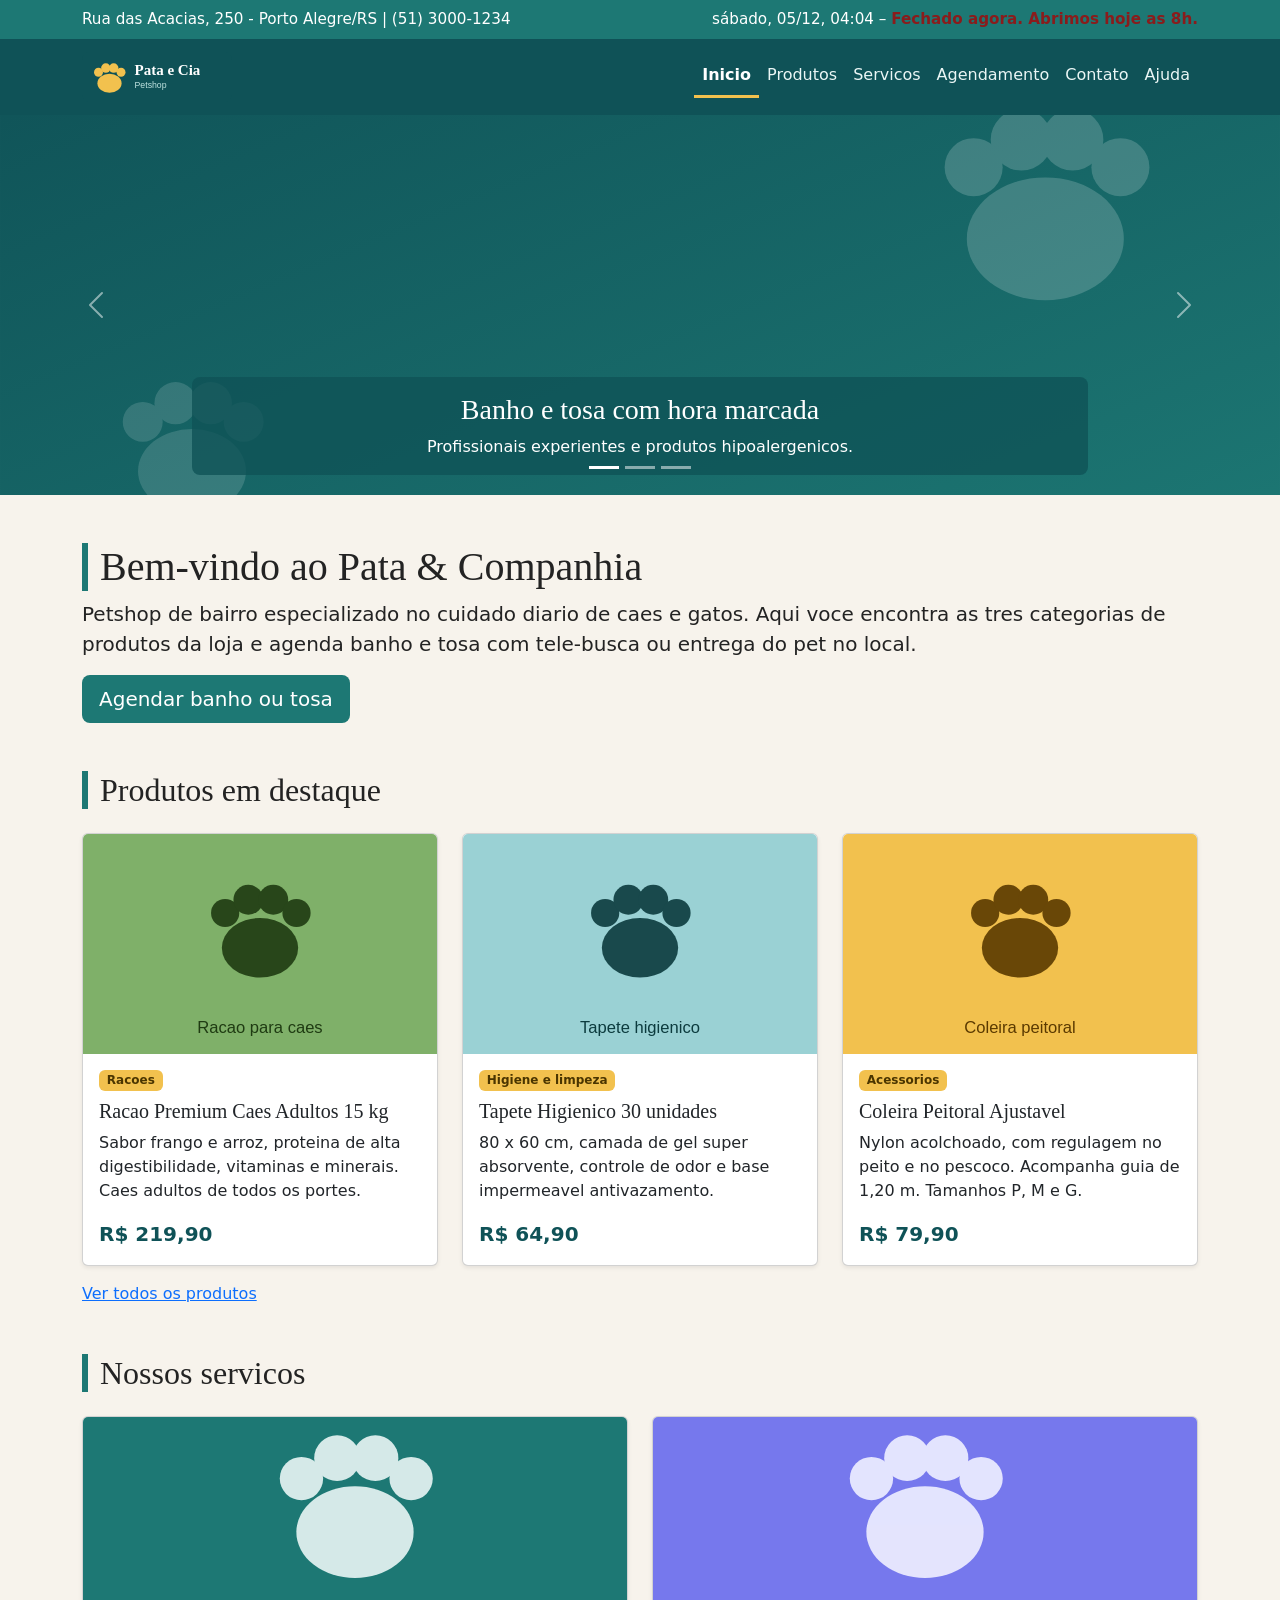
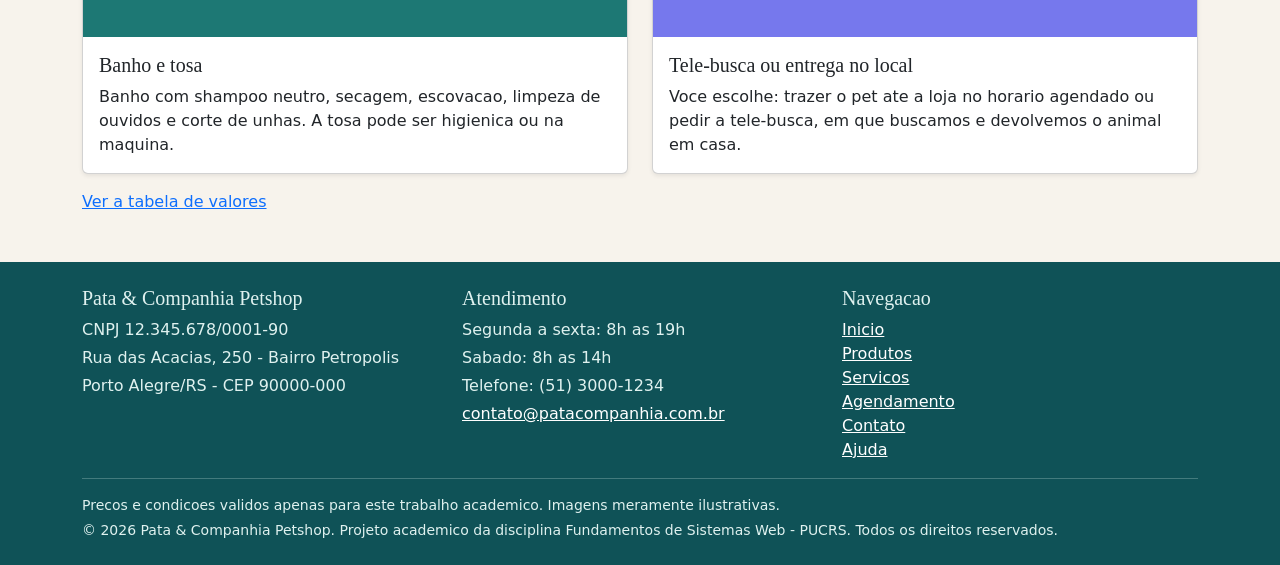
<file: index.html>
<!DOCTYPE html>
<html lang="pt-br">
<head>
  <meta charset="utf-8">
  <meta name="viewport" content="width=device-width, initial-scale=1">
  <title>Inicio | Pata &amp; Companhia Petshop</title>
  <meta name="description" content="Petshop com produtos, banho e tosa, tele-busca e agendamento on-line.">
  <link rel="stylesheet" href="https://cdn.jsdelivr.net/npm/bootstrap@5.3.3/dist/css/bootstrap.min.css">
  <link rel="stylesheet" href="css/estilo.css?v=2">
</head>
<body>

<!-- Acessibilidade: atalho para quem navega por teclado ou leitor de tela. -->
<a class="pular-conteudo" href="#conteudo">Pular para o conteudo principal</a>

<!-- Barra superior: relogio e situacao da loja atualizados por JavaScript. -->
<div class="barra-info py-2">
  <div class="container d-flex flex-wrap justify-content-between gap-2">
    <span>Rua das Acacias, 250 - Porto Alegre/RS | (51) 3000-1234</span>
    <span>
      <span data-relogio>Carregando horario...</span>
      &ndash;
      <span data-status-loja aria-live="polite">Verificando o expediente...</span>
    </span>
  </div>
</div>

<header>
  <nav class="navbar navbar-expand-lg navbar-petshop" aria-label="Menu principal">
    <div class="container">
      <a class="navbar-brand d-flex align-items-center gap-2" href="index.html">
        <img src="imagens/logo.svg" width="150" height="50"
             alt="Logotipo do petshop Pata e Companhia: uma pegada de cachorro amarela ao lado do nome da loja">
      </a>
      <button class="navbar-toggler" type="button" data-bs-toggle="collapse" data-bs-target="#menu"
              aria-controls="menu" aria-expanded="false" aria-label="Abrir e fechar o menu de navegacao">
        <span class="navbar-toggler-icon"></span>
      </button>
      <div class="collapse navbar-collapse" id="menu">
        <ul class="navbar-nav ms-auto">
          <li class="nav-item"><a class="nav-link" data-nav href="index.html">Inicio</a></li>
          <li class="nav-item"><a class="nav-link" data-nav href="produtos.html">Produtos</a></li>
          <li class="nav-item"><a class="nav-link" data-nav href="servicos.html">Servicos</a></li>
          <li class="nav-item"><a class="nav-link" data-nav href="agendamento.html">Agendamento</a></li>
          <li class="nav-item"><a class="nav-link" data-nav href="contato.html">Contato</a></li>
          <li class="nav-item"><a class="nav-link" data-nav href="ajuda.html">Ajuda</a></li>
        </ul>
      </div>
    </div>
  </nav>
</header>

<main id="conteudo">
  <!-- Carrossel do Bootstrap com troca automatica de imagens. -->
  <section class="container-fluid px-0" aria-label="Destaques do petshop">
    <div id="carrossel-petshop" class="carousel slide" data-bs-ride="carousel" data-bs-interval="6000">
      <div class="carousel-indicators">
      <button type="button" data-bs-target="#carrossel-petshop" data-bs-slide-to="0" class="active" aria-current="true" aria-label="Ir para o slide 1: Banho e tosa com hora marcada"></button>
      <button type="button" data-bs-target="#carrossel-petshop" data-bs-slide-to="1" class="" aria-label="Ir para o slide 2: Tele-busca ate a sua casa"></button>
      <button type="button" data-bs-target="#carrossel-petshop" data-bs-slide-to="2" class="" aria-label="Ir para o slide 3: Produtos para o dia a dia"></button>
      </div>
      <div class="carousel-inner">
      <div class="carousel-item active">
        <img src="imagens/banner-banho.svg" class="d-block w-100" alt="Equipe do petshop dando banho em um cachorro, com o titulo Banho e tosa">
        <div class="carousel-caption">
          <h2 class="h3">Banho e tosa com hora marcada</h2>
          <p class="mb-0">Profissionais experientes e produtos hipoalergenicos.</p>
        </div>
      </div>
      <div class="carousel-item">
        <img src="imagens/banner-telebusca.svg" class="d-block w-100" alt="Veiculo do petshop levando um pet para casa, com o titulo Tele-busca">
        <div class="carousel-caption">
          <h2 class="h3">Tele-busca ate a sua casa</h2>
          <p class="mb-0">Buscamos e devolvemos o seu pet em Porto Alegre.</p>
        </div>
      </div>
      <div class="carousel-item">
        <img src="imagens/banner-produtos.svg" class="d-block w-100" alt="Prateleira com racoes, acessorios e produtos de higiene, com o titulo Produtos">
        <div class="carousel-caption">
          <h2 class="h3">Produtos para o dia a dia</h2>
          <p class="mb-0">Acessorios, racoes e itens de higiene com entrega no bairro.</p>
        </div>
      </div>
      </div>
      <button class="carousel-control-prev" type="button" data-bs-target="#carrossel-petshop" data-bs-slide="prev">
        <span class="carousel-control-prev-icon" aria-hidden="true"></span>
        <span class="visually-hidden">Slide anterior</span>
      </button>
      <button class="carousel-control-next" type="button" data-bs-target="#carrossel-petshop" data-bs-slide="next">
        <span class="carousel-control-next-icon" aria-hidden="true"></span>
        <span class="visually-hidden">Proximo slide</span>
      </button>
    </div>
  </section>

  <section class="container my-5">
    <h1 class="secao-titulo">Bem-vindo ao Pata &amp; Companhia</h1>
    <p class="lead">
      Petshop de bairro especializado no cuidado diario de caes e gatos. Aqui voce
      encontra as tres categorias de produtos da loja e agenda banho e tosa com
      tele-busca ou entrega do pet no local.
    </p>
    <a class="btn btn-lg text-white" style="background-color: var(--verde);" href="agendamento.html">
      Agendar banho ou tosa
    </a>
  </section>

  <section class="container my-5">
    <h2 class="secao-titulo mb-4">Produtos em destaque</h2>
    <div class="row g-4">
        <div class="col-12 col-sm-6 col-lg-4" data-produto data-categoria="racoes" data-nome="Racao Premium Caes Adultos 15 kg">
          <article class="card card-produto h-100 shadow-sm">
            <img src="imagens/racao-caes.svg" class="card-img-top" alt="Pacote de racao seca premium para caes adultos, sabor frango e arroz, sobre fundo verde">
            <div class="card-body d-flex flex-column">
              <span class="badge selo-categoria align-self-start mb-2">Racoes</span>
              <h3 class="h5 card-title">Racao Premium Caes Adultos 15 kg</h3>
              <p class="card-text flex-grow-1">Sabor frango e arroz, proteina de alta digestibilidade, vitaminas e minerais. Caes adultos de todos os portes.</p>
              <p class="preco mb-0">R$ 219,90</p>
            </div>
          </article>
        </div>
        <div class="col-12 col-sm-6 col-lg-4" data-produto data-categoria="higiene" data-nome="Tapete Higienico 30 unidades">
          <article class="card card-produto h-100 shadow-sm">
            <img src="imagens/tapete-higienico.svg" class="card-img-top" alt="Pacote com trinta tapetes higienicos de 80 por 60 centimetros, sobre fundo azul claro">
            <div class="card-body d-flex flex-column">
              <span class="badge selo-categoria align-self-start mb-2">Higiene e limpeza</span>
              <h3 class="h5 card-title">Tapete Higienico 30 unidades</h3>
              <p class="card-text flex-grow-1">80 x 60 cm, camada de gel super absorvente, controle de odor e base impermeavel antivazamento.</p>
              <p class="preco mb-0">R$ 64,90</p>
            </div>
          </article>
        </div>
        <div class="col-12 col-sm-6 col-lg-4" data-produto data-categoria="acessorios" data-nome="Coleira Peitoral Ajustavel">
          <article class="card card-produto h-100 shadow-sm">
            <img src="imagens/coleira.svg" class="card-img-top" alt="Coleira peitoral de nylon acolchoado, com regulagem no peito e no pescoco, sobre fundo amarelo">
            <div class="card-body d-flex flex-column">
              <span class="badge selo-categoria align-self-start mb-2">Acessorios</span>
              <h3 class="h5 card-title">Coleira Peitoral Ajustavel</h3>
              <p class="card-text flex-grow-1">Nylon acolchoado, com regulagem no peito e no pescoco. Acompanha guia de 1,20 m. Tamanhos P, M e G.</p>
              <p class="preco mb-0">R$ 79,90</p>
            </div>
          </article>
        </div>
    </div>
    <p class="mt-3 mb-0"><a href="produtos.html">Ver todos os produtos</a></p>
  </section>

  <section class="container my-5">
    <h2 class="secao-titulo mb-4">Nossos servicos</h2>
    <div class="row g-4">
      <div class="col-md-6">
        <article class="card h-100 shadow-sm">
          <img src="imagens/banho-tosa.svg" class="card-img-top card-produto" style="height: 220px; object-fit: cover;"
               alt="Ilustracao de um cao recebendo banho e tosa no petshop">
          <div class="card-body">
            <h3 class="h5">Banho e tosa</h3>
            <p class="mb-0">
              Banho com shampoo neutro, secagem, escovacao, limpeza de ouvidos e corte
              de unhas. A tosa pode ser higienica ou na maquina.
            </p>
          </div>
        </article>
      </div>
      <div class="col-md-6">
        <article class="card h-100 shadow-sm">
          <img src="imagens/tele-busca.svg" class="card-img-top card-produto" style="height: 220px; object-fit: cover;"
               alt="Ilustracao do veiculo do petshop que faz a tele-busca do pet">
          <div class="card-body">
            <h3 class="h5">Tele-busca ou entrega no local</h3>
            <p class="mb-0">
              Voce escolhe: trazer o pet ate a loja no horario agendado ou pedir a
              tele-busca, em que buscamos e devolvemos o animal em casa.
            </p>
          </div>
        </article>
      </div>
    </div>
    <p class="mt-3 mb-0"><a href="servicos.html">Ver a tabela de valores</a></p>
  </section>
</main>

<footer class="rodape mt-5 py-4">
  <div class="container">
    <div class="row g-4">
      <div class="col-md-4">
        <h2 class="h5">Pata &amp; Companhia Petshop</h2>
        <p class="mb-1">CNPJ 12.345.678/0001-90</p>
        <p class="mb-1">Rua das Acacias, 250 - Bairro Petropolis</p>
        <p class="mb-0">Porto Alegre/RS - CEP 90000-000</p>
      </div>
      <div class="col-md-4">
        <h2 class="h5">Atendimento</h2>
        <p class="mb-1">Segunda a sexta: 8h as 19h</p>
        <p class="mb-1">Sabado: 8h as 14h</p>
        <p class="mb-1">Telefone: (51) 3000-1234</p>
        <p class="mb-0"><a href="mailto:contato@patacompanhia.com.br">contato@patacompanhia.com.br</a></p>
      </div>
      <div class="col-md-4">
        <h2 class="h5">Navegacao</h2>
        <ul class="list-unstyled mb-0">
          <li><a href="index.html">Inicio</a></li>
          <li><a href="produtos.html">Produtos</a></li>
          <li><a href="servicos.html">Servicos</a></li>
          <li><a href="agendamento.html">Agendamento</a></li>
          <li><a href="contato.html">Contato</a></li>
          <li><a href="ajuda.html">Ajuda</a></li>
        </ul>
      </div>
    </div>
    <hr>
    <p class="mb-1 small">Precos e condicoes validos apenas para este trabalho academico. Imagens meramente ilustrativas.</p>
    <p class="mb-0 small">&copy; <span data-ano>2026</span> Pata &amp; Companhia Petshop. Projeto academico da disciplina Fundamentos de Sistemas Web - PUCRS. Todos os direitos reservados.</p>
  </div>
</footer>

<script src="https://cdn.jsdelivr.net/npm/bootstrap@5.3.3/dist/js/bootstrap.bundle.min.js"></script>
<script src="js/comum.js?v=2"></script>

</body>
</html>
</file>
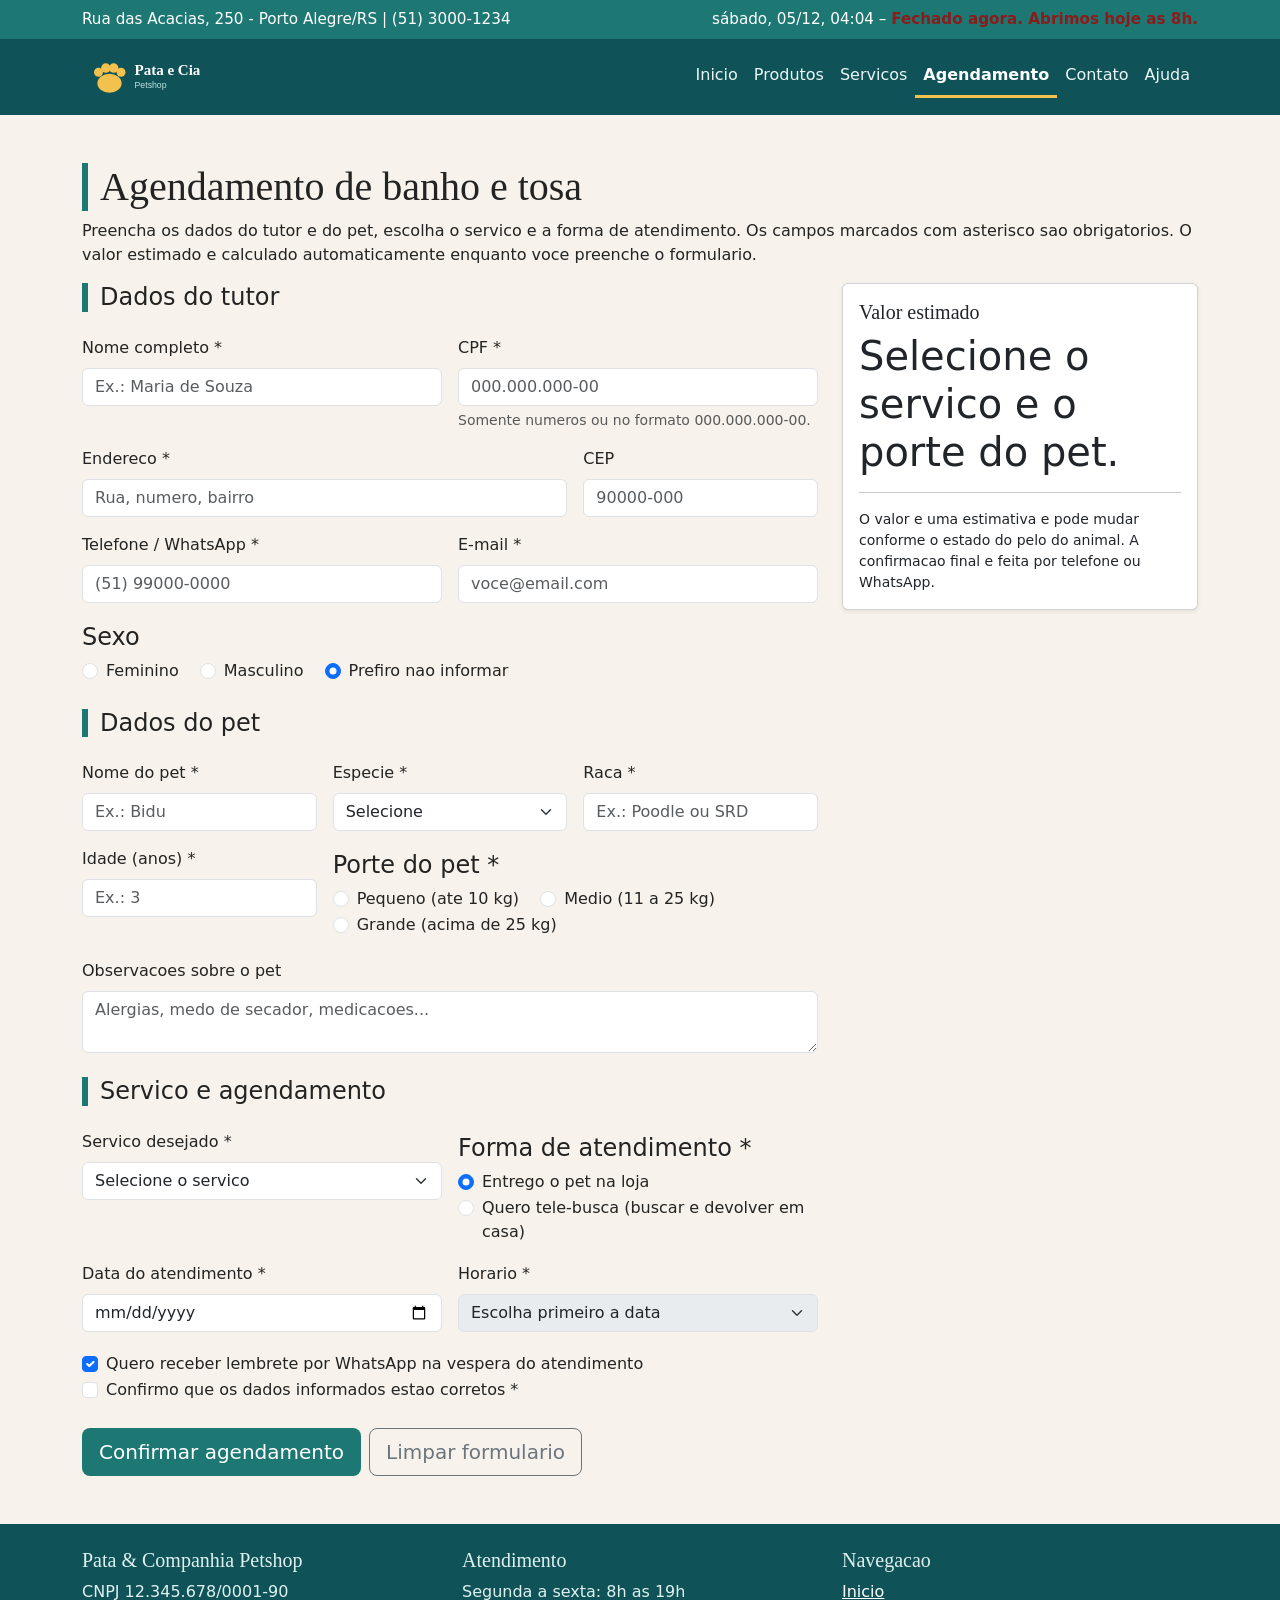
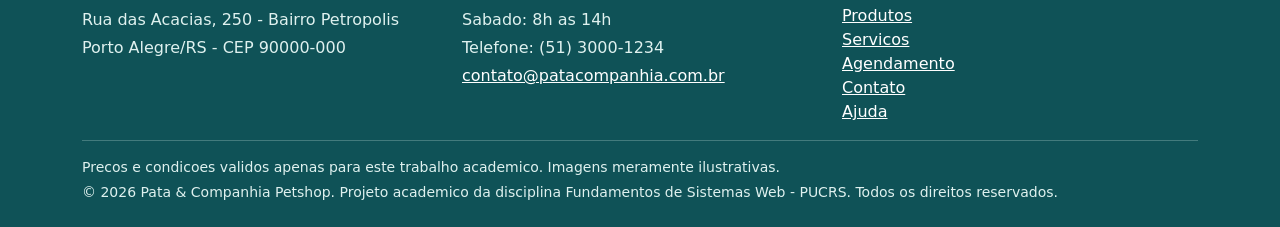
<file: agendamento.html>
<!DOCTYPE html>
<html lang="pt-br">
<head>
  <meta charset="utf-8">
  <meta name="viewport" content="width=device-width, initial-scale=1">
  <title>Agendamento | Pata &amp; Companhia Petshop</title>
  <meta name="description" content="Cadastro do cliente e do pet, escolha do servico e agendamento com tele-busca ou entrega na loja.">
  <link rel="stylesheet" href="https://cdn.jsdelivr.net/npm/bootstrap@5.3.3/dist/css/bootstrap.min.css">
  <link rel="stylesheet" href="css/estilo.css?v=2">
</head>
<body>

<!-- Acessibilidade: atalho para quem navega por teclado ou leitor de tela. -->
<a class="pular-conteudo" href="#conteudo">Pular para o conteudo principal</a>

<!-- Barra superior: relogio e situacao da loja atualizados por JavaScript. -->
<div class="barra-info py-2">
  <div class="container d-flex flex-wrap justify-content-between gap-2">
    <span>Rua das Acacias, 250 - Porto Alegre/RS | (51) 3000-1234</span>
    <span>
      <span data-relogio>Carregando horario...</span>
      &ndash;
      <span data-status-loja aria-live="polite">Verificando o expediente...</span>
    </span>
  </div>
</div>

<header>
  <nav class="navbar navbar-expand-lg navbar-petshop" aria-label="Menu principal">
    <div class="container">
      <a class="navbar-brand d-flex align-items-center gap-2" href="index.html">
        <img src="imagens/logo.svg" width="150" height="50"
             alt="Logotipo do petshop Pata e Companhia: uma pegada de cachorro amarela ao lado do nome da loja">
      </a>
      <button class="navbar-toggler" type="button" data-bs-toggle="collapse" data-bs-target="#menu"
              aria-controls="menu" aria-expanded="false" aria-label="Abrir e fechar o menu de navegacao">
        <span class="navbar-toggler-icon"></span>
      </button>
      <div class="collapse navbar-collapse" id="menu">
        <ul class="navbar-nav ms-auto">
          <li class="nav-item"><a class="nav-link" data-nav href="index.html">Inicio</a></li>
          <li class="nav-item"><a class="nav-link" data-nav href="produtos.html">Produtos</a></li>
          <li class="nav-item"><a class="nav-link" data-nav href="servicos.html">Servicos</a></li>
          <li class="nav-item"><a class="nav-link" data-nav href="agendamento.html">Agendamento</a></li>
          <li class="nav-item"><a class="nav-link" data-nav href="contato.html">Contato</a></li>
          <li class="nav-item"><a class="nav-link" data-nav href="ajuda.html">Ajuda</a></li>
        </ul>
      </div>
    </div>
  </nav>
</header>

<main id="conteudo">
  <section class="container my-5">
    <h1 class="secao-titulo">Agendamento de banho e tosa</h1>
    <p>
      Preencha os dados do tutor e do pet, escolha o servico e a forma de atendimento.
      Os campos marcados com asterisco sao obrigatorios. O valor estimado e calculado
      automaticamente enquanto voce preenche o formulario.
    </p>

    <div class="row g-4">
      <div class="col-lg-8">
        <!-- novalidate: a validacao visual fica a cargo do Bootstrap e do JavaScript. -->
        <form id="form-agendamento" class="needs-validation row g-3" novalidate>

          <fieldset class="col-12">
            <legend class="h4 secao-titulo">Dados do tutor</legend>
            <div class="row g-3">
              <div class="col-md-6">
                <label class="form-label" for="nome">Nome completo *</label>
                <input type="text" class="form-control" id="nome" name="nome"
                       placeholder="Ex.: Maria de Souza" required minlength="5">
                <div class="invalid-feedback">Informe o nome completo, com pelo menos 5 letras.</div>
              </div>
              <div class="col-md-6">
                <label class="form-label" for="cpf">CPF *</label>
                <input type="text" class="form-control" id="cpf" name="cpf"
                       placeholder="000.000.000-00" required
                       pattern="\d{3}\.?\d{3}\.?\d{3}-?\d{2}"
                       aria-describedby="ajuda-cpf">
                <div id="ajuda-cpf" class="form-text">Somente numeros ou no formato 000.000.000-00.</div>
                <div class="invalid-feedback">Informe um CPF valido, com 11 numeros.</div>
              </div>
              <div class="col-md-8">
                <label class="form-label" for="endereco">Endereco *</label>
                <input type="text" class="form-control" id="endereco" name="endereco"
                       placeholder="Rua, numero, bairro" required>
                <div class="invalid-feedback">Informe o endereco para a tele-busca ou o cadastro.</div>
              </div>
              <div class="col-md-4">
                <label class="form-label" for="cep">CEP</label>
                <input type="text" class="form-control" id="cep" name="cep" placeholder="90000-000">
              </div>
              <div class="col-md-6">
                <label class="form-label" for="telefone">Telefone / WhatsApp *</label>
                <input type="tel" class="form-control" id="telefone" name="telefone"
                       placeholder="(51) 99000-0000" required>
                <div class="invalid-feedback">Informe um telefone para contato.</div>
              </div>
              <div class="col-md-6">
                <label class="form-label" for="email">E-mail *</label>
                <input type="email" class="form-control" id="email" name="email"
                       placeholder="voce@email.com" required>
                <div class="invalid-feedback">Informe um e-mail valido, com @ e dominio.</div>
              </div>
              <fieldset class="col-12">
                <legend class="form-label mb-1">Sexo</legend>
                <div class="form-check form-check-inline">
                  <input class="form-check-input" type="radio" name="sexo" id="sexo-f" value="feminino">
                  <label class="form-check-label" for="sexo-f">Feminino</label>
                </div>
                <div class="form-check form-check-inline">
                  <input class="form-check-input" type="radio" name="sexo" id="sexo-m" value="masculino">
                  <label class="form-check-label" for="sexo-m">Masculino</label>
                </div>
                <div class="form-check form-check-inline">
                  <input class="form-check-input" type="radio" name="sexo" id="sexo-o" value="prefiro-nao-informar" checked>
                  <label class="form-check-label" for="sexo-o">Prefiro nao informar</label>
                </div>
              </fieldset>
            </div>
          </fieldset>

          <fieldset class="col-12 mt-4">
            <legend class="h4 secao-titulo">Dados do pet</legend>
            <div class="row g-3">
              <div class="col-md-4">
                <label class="form-label" for="pet">Nome do pet *</label>
                <input type="text" class="form-control" id="pet" name="pet" placeholder="Ex.: Bidu" required>
                <div class="invalid-feedback">Informe o nome do pet.</div>
              </div>
              <div class="col-md-4">
                <label class="form-label" for="especie">Especie *</label>
                <select class="form-select" id="especie" name="especie" required>
                  <option value="">Selecione</option>
                  <option value="cao">Cao</option>
                  <option value="gato">Gato</option>
                </select>
                <div class="invalid-feedback">Escolha a especie do pet.</div>
              </div>
              <div class="col-md-4">
                <label class="form-label" for="raca">Raca *</label>
                <input type="text" class="form-control" id="raca" name="raca"
                       placeholder="Ex.: Poodle ou SRD" required>
                <div class="invalid-feedback">Informe a raca ou escreva SRD.</div>
              </div>
              <div class="col-md-4">
                <label class="form-label" for="idade">Idade (anos) *</label>
                <input type="number" class="form-control" id="idade" name="idade"
                       min="0" max="30" step="1" placeholder="Ex.: 3" required>
                <div class="invalid-feedback">Informe a idade em anos, de 0 a 30.</div>
              </div>
              <fieldset class="col-md-8">
                <legend class="form-label mb-1">Porte do pet *</legend>
                <div class="form-check form-check-inline">
                  <input class="form-check-input" type="radio" name="porte" id="porte-p" value="pequeno" required>
                  <label class="form-check-label" for="porte-p">Pequeno (ate 10 kg)</label>
                </div>
                <div class="form-check form-check-inline">
                  <input class="form-check-input" type="radio" name="porte" id="porte-m" value="medio">
                  <label class="form-check-label" for="porte-m">Medio (11 a 25 kg)</label>
                </div>
                <div class="form-check form-check-inline">
                  <input class="form-check-input" type="radio" name="porte" id="porte-g" value="grande">
                  <label class="form-check-label" for="porte-g">Grande (acima de 25 kg)</label>
                </div>
                <div class="invalid-feedback d-block" data-erro-porte></div>
              </fieldset>
              <div class="col-12">
                <label class="form-label" for="observacoes">Observacoes sobre o pet</label>
                <textarea class="form-control" id="observacoes" name="observacoes" rows="2"
                          placeholder="Alergias, medo de secador, medicacoes..."></textarea>
              </div>
            </div>
          </fieldset>

          <fieldset class="col-12 mt-4">
            <legend class="h4 secao-titulo">Servico e agendamento</legend>
            <div class="row g-3">
              <div class="col-md-6">
                <label class="form-label" for="servico">Servico desejado *</label>
                <select class="form-select" id="servico" name="servico" required>
                  <option value="">Selecione o servico</option>
                  <option value="banho">Banho</option>
                  <option value="tosa">Tosa</option>
                  <option value="banho-tosa">Banho e tosa</option>
                </select>
                <div class="invalid-feedback">Escolha o servico desejado.</div>
              </div>
              <fieldset class="col-md-6">
                <legend class="form-label mb-1">Forma de atendimento *</legend>
                <div class="form-check">
                  <input class="form-check-input" type="radio" name="atendimento" id="atend-loja"
                         value="entrega-local" checked required>
                  <label class="form-check-label" for="atend-loja">Entrego o pet na loja</label>
                </div>
                <div class="form-check">
                  <input class="form-check-input" type="radio" name="atendimento" id="atend-tele" value="tele-busca">
                  <label class="form-check-label" for="atend-tele">Quero tele-busca (buscar e devolver em casa)</label>
                </div>
              </fieldset>
              <div class="col-md-6">
                <label class="form-label" for="data">Data do atendimento *</label>
                <input type="date" class="form-control" id="data" name="data" required
                       aria-describedby="aviso-data">
                <div id="aviso-data" class="form-text" data-aviso-data></div>
                <div class="invalid-feedback">Escolha uma data de segunda a sabado, dentro dos proximos 60 dias.</div>
              </div>
              <div class="col-md-6">
                <label class="form-label" for="hora">Horario *</label>
                <select class="form-select" id="hora" name="hora" required disabled>
                  <option value="">Escolha primeiro a data</option>
                </select>
                <div class="invalid-feedback">Escolha um horario disponivel.</div>
              </div>
              <div class="col-12">
                <div class="form-check">
                  <input class="form-check-input" type="checkbox" id="lembrete" name="lembrete" value="sim" checked>
                  <label class="form-check-label" for="lembrete">
                    Quero receber lembrete por WhatsApp na vespera do atendimento
                  </label>
                </div>
                <div class="form-check">
                  <input class="form-check-input" type="checkbox" id="termos" name="termos" value="sim" required>
                  <label class="form-check-label" for="termos">
                    Confirmo que os dados informados estao corretos *
                  </label>
                  <div class="invalid-feedback">E necessario confirmar os dados antes de agendar.</div>
                </div>
              </div>
            </div>
          </fieldset>

          <div class="col-12 mt-4 d-flex gap-2 flex-wrap">
            <button type="submit" class="btn btn-lg text-white" style="background-color: var(--verde);">
              Confirmar agendamento
            </button>
            <button type="reset" class="btn btn-lg btn-outline-secondary">Limpar formulario</button>
          </div>
        </form>
      </div>

      <div class="col-lg-4">
        <aside class="card shadow-sm sticky-lg-top" style="top: 1rem;" aria-label="Valor estimado do atendimento">
          <div class="card-body">
            <h2 class="h5">Valor estimado</h2>
            <p class="display-6 mb-1" data-valor-estimado aria-live="polite">Selecione o servico e o porte do pet.</p>
            <p class="text-muted" data-detalhe-valor></p>
            <hr>
            <p class="small mb-0">
              O valor e uma estimativa e pode mudar conforme o estado do pelo do animal.
              A confirmacao final e feita por telefone ou WhatsApp.
            </p>
          </div>
        </aside>
      </div>
    </div>

    <section id="resumo-agendamento" class="alert alert-success mt-4 d-none" role="status" tabindex="-1">
      <h2 class="h4">Agendamento registrado</h2>
      <p>Guarde o numero de protocolo. Nossa equipe confirma o horario em ate 2 horas uteis.</p>
      <ul class="list-group list-group-flush" data-corpo-resumo></ul>
    </section>
  </section>
</main>

<footer class="rodape mt-5 py-4">
  <div class="container">
    <div class="row g-4">
      <div class="col-md-4">
        <h2 class="h5">Pata &amp; Companhia Petshop</h2>
        <p class="mb-1">CNPJ 12.345.678/0001-90</p>
        <p class="mb-1">Rua das Acacias, 250 - Bairro Petropolis</p>
        <p class="mb-0">Porto Alegre/RS - CEP 90000-000</p>
      </div>
      <div class="col-md-4">
        <h2 class="h5">Atendimento</h2>
        <p class="mb-1">Segunda a sexta: 8h as 19h</p>
        <p class="mb-1">Sabado: 8h as 14h</p>
        <p class="mb-1">Telefone: (51) 3000-1234</p>
        <p class="mb-0"><a href="mailto:contato@patacompanhia.com.br">contato@patacompanhia.com.br</a></p>
      </div>
      <div class="col-md-4">
        <h2 class="h5">Navegacao</h2>
        <ul class="list-unstyled mb-0">
          <li><a href="index.html">Inicio</a></li>
          <li><a href="produtos.html">Produtos</a></li>
          <li><a href="servicos.html">Servicos</a></li>
          <li><a href="agendamento.html">Agendamento</a></li>
          <li><a href="contato.html">Contato</a></li>
          <li><a href="ajuda.html">Ajuda</a></li>
        </ul>
      </div>
    </div>
    <hr>
    <p class="mb-1 small">Precos e condicoes validos apenas para este trabalho academico. Imagens meramente ilustrativas.</p>
    <p class="mb-0 small">&copy; <span data-ano>2026</span> Pata &amp; Companhia Petshop. Projeto academico da disciplina Fundamentos de Sistemas Web - PUCRS. Todos os direitos reservados.</p>
  </div>
</footer>

<script src="https://cdn.jsdelivr.net/npm/bootstrap@5.3.3/dist/js/bootstrap.bundle.min.js"></script>
<script src="js/comum.js?v=2"></script>
<script src="js/agendamento.js?v=2"></script>
</body>
</html>
</file>
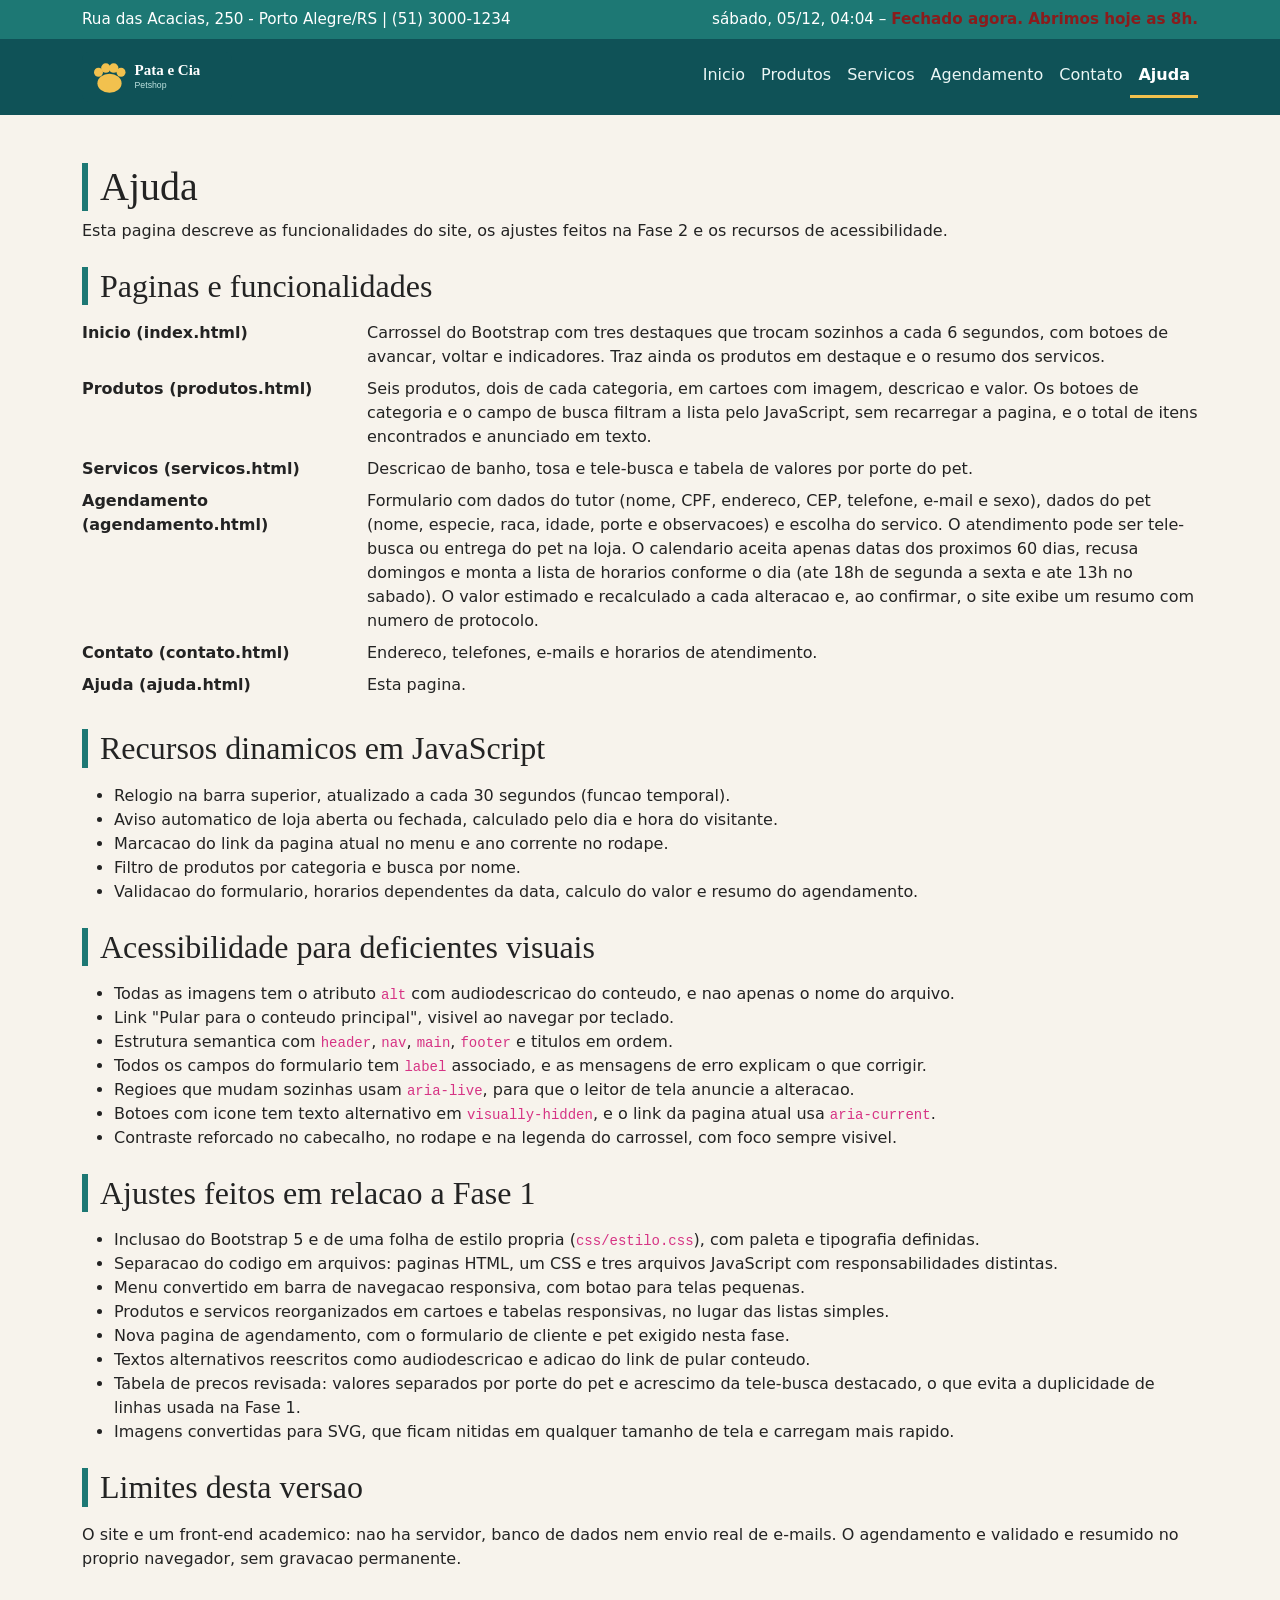
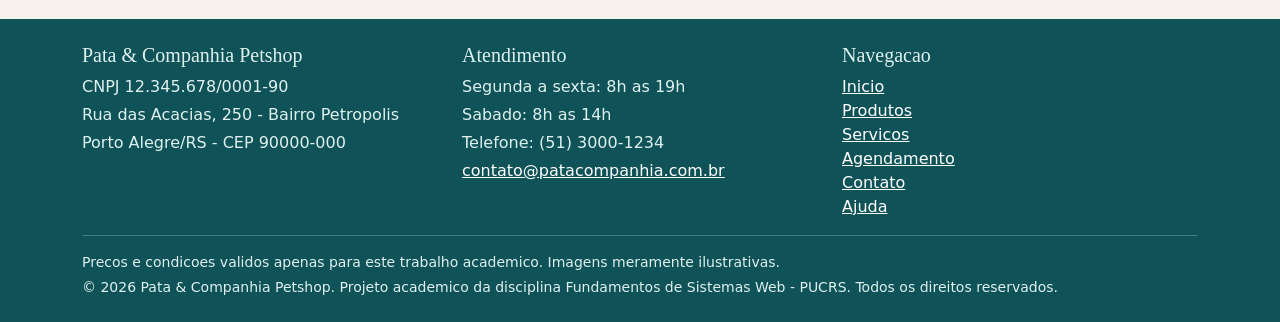
<file: ajuda.html>
<!DOCTYPE html>
<html lang="pt-br">
<head>
  <meta charset="utf-8">
  <meta name="viewport" content="width=device-width, initial-scale=1">
  <title>Ajuda | Pata &amp; Companhia Petshop</title>
  <meta name="description" content="Funcionalidades do site, recursos de acessibilidade e ajustes realizados na Fase 2.">
  <link rel="stylesheet" href="https://cdn.jsdelivr.net/npm/bootstrap@5.3.3/dist/css/bootstrap.min.css">
  <link rel="stylesheet" href="css/estilo.css?v=2">
</head>
<body>

<!-- Acessibilidade: atalho para quem navega por teclado ou leitor de tela. -->
<a class="pular-conteudo" href="#conteudo">Pular para o conteudo principal</a>

<!-- Barra superior: relogio e situacao da loja atualizados por JavaScript. -->
<div class="barra-info py-2">
  <div class="container d-flex flex-wrap justify-content-between gap-2">
    <span>Rua das Acacias, 250 - Porto Alegre/RS | (51) 3000-1234</span>
    <span>
      <span data-relogio>Carregando horario...</span>
      &ndash;
      <span data-status-loja aria-live="polite">Verificando o expediente...</span>
    </span>
  </div>
</div>

<header>
  <nav class="navbar navbar-expand-lg navbar-petshop" aria-label="Menu principal">
    <div class="container">
      <a class="navbar-brand d-flex align-items-center gap-2" href="index.html">
        <img src="imagens/logo.svg" width="150" height="50"
             alt="Logotipo do petshop Pata e Companhia: uma pegada de cachorro amarela ao lado do nome da loja">
      </a>
      <button class="navbar-toggler" type="button" data-bs-toggle="collapse" data-bs-target="#menu"
              aria-controls="menu" aria-expanded="false" aria-label="Abrir e fechar o menu de navegacao">
        <span class="navbar-toggler-icon"></span>
      </button>
      <div class="collapse navbar-collapse" id="menu">
        <ul class="navbar-nav ms-auto">
          <li class="nav-item"><a class="nav-link" data-nav href="index.html">Inicio</a></li>
          <li class="nav-item"><a class="nav-link" data-nav href="produtos.html">Produtos</a></li>
          <li class="nav-item"><a class="nav-link" data-nav href="servicos.html">Servicos</a></li>
          <li class="nav-item"><a class="nav-link" data-nav href="agendamento.html">Agendamento</a></li>
          <li class="nav-item"><a class="nav-link" data-nav href="contato.html">Contato</a></li>
          <li class="nav-item"><a class="nav-link" data-nav href="ajuda.html">Ajuda</a></li>
        </ul>
      </div>
    </div>
  </nav>
</header>

<main id="conteudo">
  <section class="container my-5">
    <h1 class="secao-titulo">Ajuda</h1>
    <p>Esta pagina descreve as funcionalidades do site, os ajustes feitos na Fase 2 e os recursos de acessibilidade.</p>

    <h2 class="secao-titulo mt-4 mb-3">Paginas e funcionalidades</h2>
    <dl class="row">
      <dt class="col-sm-3">Inicio (index.html)</dt>
      <dd class="col-sm-9">
        Carrossel do Bootstrap com tres destaques que trocam sozinhos a cada 6 segundos, com
        botoes de avancar, voltar e indicadores. Traz ainda os produtos em destaque e o resumo dos servicos.
      </dd>

      <dt class="col-sm-3">Produtos (produtos.html)</dt>
      <dd class="col-sm-9">
        Seis produtos, dois de cada categoria, em cartoes com imagem, descricao e valor.
        Os botoes de categoria e o campo de busca filtram a lista pelo JavaScript, sem recarregar a pagina,
        e o total de itens encontrados e anunciado em texto.
      </dd>

      <dt class="col-sm-3">Servicos (servicos.html)</dt>
      <dd class="col-sm-9">
        Descricao de banho, tosa e tele-busca e tabela de valores por porte do pet.
      </dd>

      <dt class="col-sm-3">Agendamento (agendamento.html)</dt>
      <dd class="col-sm-9">
        Formulario com dados do tutor (nome, CPF, endereco, CEP, telefone, e-mail e sexo),
        dados do pet (nome, especie, raca, idade, porte e observacoes) e escolha do servico.
        O atendimento pode ser tele-busca ou entrega do pet na loja. O calendario aceita apenas
        datas dos proximos 60 dias, recusa domingos e monta a lista de horarios conforme o dia
        (ate 18h de segunda a sexta e ate 13h no sabado). O valor estimado e recalculado a cada
        alteracao e, ao confirmar, o site exibe um resumo com numero de protocolo.
      </dd>

      <dt class="col-sm-3">Contato (contato.html)</dt>
      <dd class="col-sm-9">Endereco, telefones, e-mails e horarios de atendimento.</dd>

      <dt class="col-sm-3">Ajuda (ajuda.html)</dt>
      <dd class="col-sm-9">Esta pagina.</dd>
    </dl>

    <h2 class="secao-titulo mt-4 mb-3">Recursos dinamicos em JavaScript</h2>
    <ul>
      <li>Relogio na barra superior, atualizado a cada 30 segundos (funcao temporal).</li>
      <li>Aviso automatico de loja aberta ou fechada, calculado pelo dia e hora do visitante.</li>
      <li>Marcacao do link da pagina atual no menu e ano corrente no rodape.</li>
      <li>Filtro de produtos por categoria e busca por nome.</li>
      <li>Validacao do formulario, horarios dependentes da data, calculo do valor e resumo do agendamento.</li>
    </ul>

    <h2 class="secao-titulo mt-4 mb-3">Acessibilidade para deficientes visuais</h2>
    <ul>
      <li>Todas as imagens tem o atributo <code>alt</code> com audiodescricao do conteudo, e nao apenas o nome do arquivo.</li>
      <li>Link "Pular para o conteudo principal", visivel ao navegar por teclado.</li>
      <li>Estrutura semantica com <code>header</code>, <code>nav</code>, <code>main</code>, <code>footer</code> e titulos em ordem.</li>
      <li>Todos os campos do formulario tem <code>label</code> associado, e as mensagens de erro explicam o que corrigir.</li>
      <li>Regioes que mudam sozinhas usam <code>aria-live</code>, para que o leitor de tela anuncie a alteracao.</li>
      <li>Botoes com icone tem texto alternativo em <code>visually-hidden</code>, e o link da pagina atual usa <code>aria-current</code>.</li>
      <li>Contraste reforcado no cabecalho, no rodape e na legenda do carrossel, com foco sempre visivel.</li>
    </ul>

    <h2 class="secao-titulo mt-4 mb-3">Ajustes feitos em relacao a Fase 1</h2>
    <ul>
      <li>Inclusao do Bootstrap 5 e de uma folha de estilo propria (<code>css/estilo.css</code>), com paleta e tipografia definidas.</li>
      <li>Separacao do codigo em arquivos: paginas HTML, um CSS e tres arquivos JavaScript com responsabilidades distintas.</li>
      <li>Menu convertido em barra de navegacao responsiva, com botao para telas pequenas.</li>
      <li>Produtos e servicos reorganizados em cartoes e tabelas responsivas, no lugar das listas simples.</li>
      <li>Nova pagina de agendamento, com o formulario de cliente e pet exigido nesta fase.</li>
      <li>Textos alternativos reescritos como audiodescricao e adicao do link de pular conteudo.</li>
      <li>Tabela de precos revisada: valores separados por porte do pet e acrescimo da tele-busca destacado,
          o que evita a duplicidade de linhas usada na Fase 1.</li>
      <li>Imagens convertidas para SVG, que ficam nitidas em qualquer tamanho de tela e carregam mais rapido.</li>
    </ul>

    <h2 class="secao-titulo mt-4 mb-3">Limites desta versao</h2>
    <p class="mb-0">
      O site e um front-end academico: nao ha servidor, banco de dados nem envio real de e-mails.
      O agendamento e validado e resumido no proprio navegador, sem gravacao permanente.
    </p>
  </section>
</main>

<footer class="rodape mt-5 py-4">
  <div class="container">
    <div class="row g-4">
      <div class="col-md-4">
        <h2 class="h5">Pata &amp; Companhia Petshop</h2>
        <p class="mb-1">CNPJ 12.345.678/0001-90</p>
        <p class="mb-1">Rua das Acacias, 250 - Bairro Petropolis</p>
        <p class="mb-0">Porto Alegre/RS - CEP 90000-000</p>
      </div>
      <div class="col-md-4">
        <h2 class="h5">Atendimento</h2>
        <p class="mb-1">Segunda a sexta: 8h as 19h</p>
        <p class="mb-1">Sabado: 8h as 14h</p>
        <p class="mb-1">Telefone: (51) 3000-1234</p>
        <p class="mb-0"><a href="mailto:contato@patacompanhia.com.br">contato@patacompanhia.com.br</a></p>
      </div>
      <div class="col-md-4">
        <h2 class="h5">Navegacao</h2>
        <ul class="list-unstyled mb-0">
          <li><a href="index.html">Inicio</a></li>
          <li><a href="produtos.html">Produtos</a></li>
          <li><a href="servicos.html">Servicos</a></li>
          <li><a href="agendamento.html">Agendamento</a></li>
          <li><a href="contato.html">Contato</a></li>
          <li><a href="ajuda.html">Ajuda</a></li>
        </ul>
      </div>
    </div>
    <hr>
    <p class="mb-1 small">Precos e condicoes validos apenas para este trabalho academico. Imagens meramente ilustrativas.</p>
    <p class="mb-0 small">&copy; <span data-ano>2026</span> Pata &amp; Companhia Petshop. Projeto academico da disciplina Fundamentos de Sistemas Web - PUCRS. Todos os direitos reservados.</p>
  </div>
</footer>

<script src="https://cdn.jsdelivr.net/npm/bootstrap@5.3.3/dist/js/bootstrap.bundle.min.js"></script>
<script src="js/comum.js?v=2"></script>

</body>
</html>
</file>
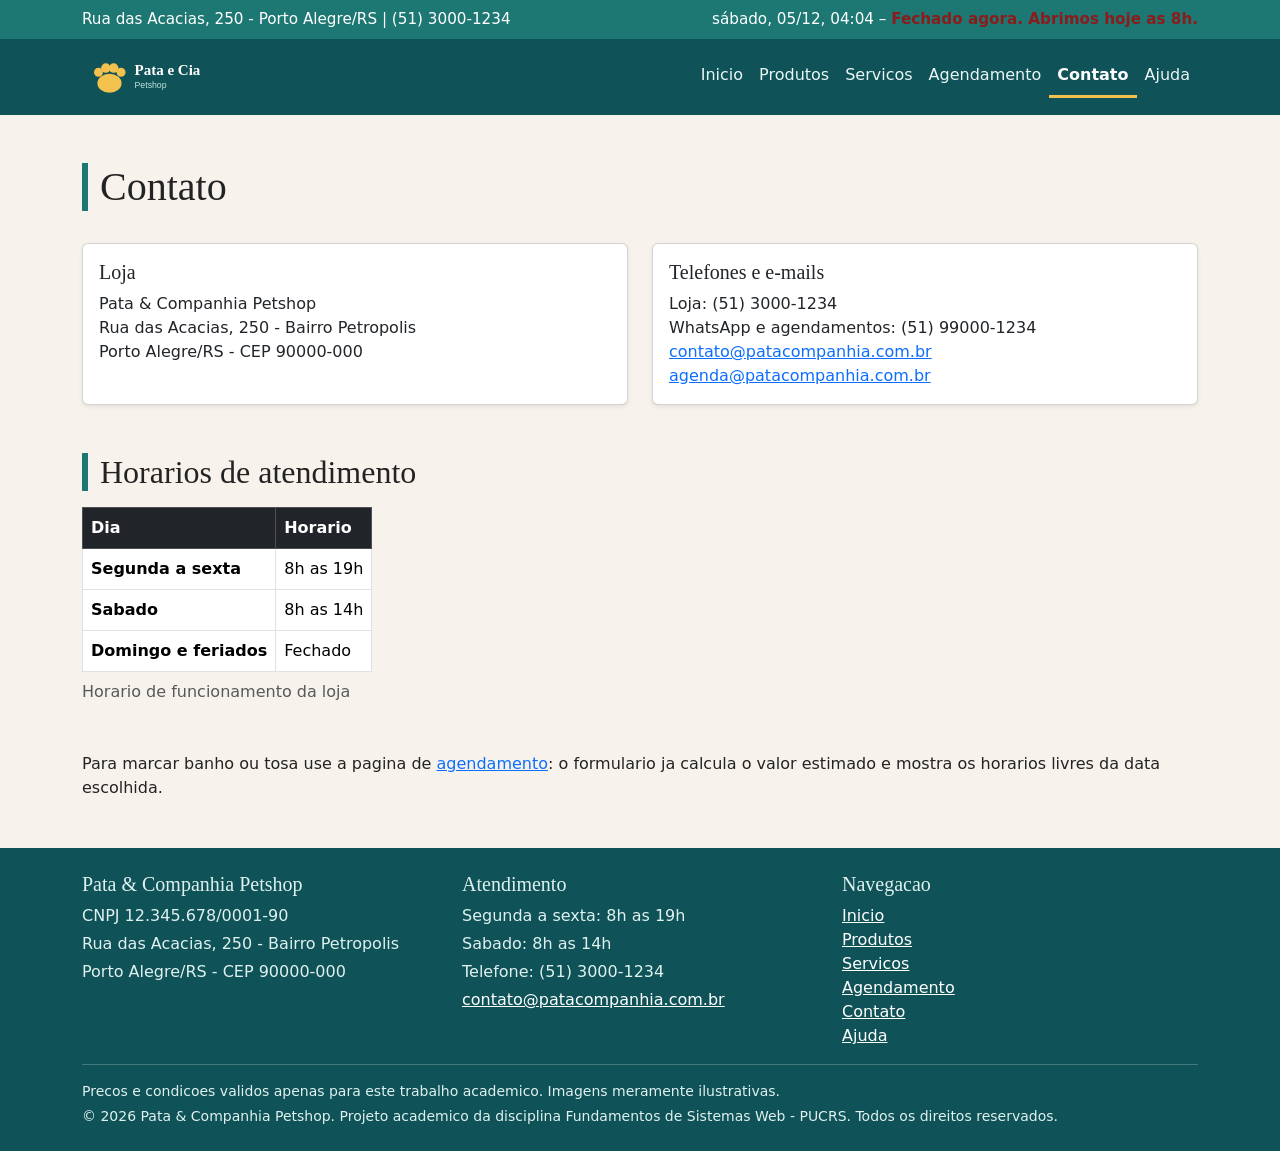
<file: contato.html>
<!DOCTYPE html>
<html lang="pt-br">
<head>
  <meta charset="utf-8">
  <meta name="viewport" content="width=device-width, initial-scale=1">
  <title>Contato | Pata &amp; Companhia Petshop</title>
  <meta name="description" content="Endereco, telefones, e-mails e horarios de atendimento do petshop.">
  <link rel="stylesheet" href="https://cdn.jsdelivr.net/npm/bootstrap@5.3.3/dist/css/bootstrap.min.css">
  <link rel="stylesheet" href="css/estilo.css?v=2">
</head>
<body>

<!-- Acessibilidade: atalho para quem navega por teclado ou leitor de tela. -->
<a class="pular-conteudo" href="#conteudo">Pular para o conteudo principal</a>

<!-- Barra superior: relogio e situacao da loja atualizados por JavaScript. -->
<div class="barra-info py-2">
  <div class="container d-flex flex-wrap justify-content-between gap-2">
    <span>Rua das Acacias, 250 - Porto Alegre/RS | (51) 3000-1234</span>
    <span>
      <span data-relogio>Carregando horario...</span>
      &ndash;
      <span data-status-loja aria-live="polite">Verificando o expediente...</span>
    </span>
  </div>
</div>

<header>
  <nav class="navbar navbar-expand-lg navbar-petshop" aria-label="Menu principal">
    <div class="container">
      <a class="navbar-brand d-flex align-items-center gap-2" href="index.html">
        <img src="imagens/logo.svg" width="150" height="50"
             alt="Logotipo do petshop Pata e Companhia: uma pegada de cachorro amarela ao lado do nome da loja">
      </a>
      <button class="navbar-toggler" type="button" data-bs-toggle="collapse" data-bs-target="#menu"
              aria-controls="menu" aria-expanded="false" aria-label="Abrir e fechar o menu de navegacao">
        <span class="navbar-toggler-icon"></span>
      </button>
      <div class="collapse navbar-collapse" id="menu">
        <ul class="navbar-nav ms-auto">
          <li class="nav-item"><a class="nav-link" data-nav href="index.html">Inicio</a></li>
          <li class="nav-item"><a class="nav-link" data-nav href="produtos.html">Produtos</a></li>
          <li class="nav-item"><a class="nav-link" data-nav href="servicos.html">Servicos</a></li>
          <li class="nav-item"><a class="nav-link" data-nav href="agendamento.html">Agendamento</a></li>
          <li class="nav-item"><a class="nav-link" data-nav href="contato.html">Contato</a></li>
          <li class="nav-item"><a class="nav-link" data-nav href="ajuda.html">Ajuda</a></li>
        </ul>
      </div>
    </div>
  </nav>
</header>

<main id="conteudo">
  <section class="container my-5">
    <h1 class="secao-titulo">Contato</h1>

    <div class="row g-4 mt-1">
      <div class="col-md-6">
        <article class="card h-100 shadow-sm">
          <div class="card-body">
            <h2 class="h5">Loja</h2>
            <address class="mb-0">
              Pata &amp; Companhia Petshop<br>
              Rua das Acacias, 250 - Bairro Petropolis<br>
              Porto Alegre/RS - CEP 90000-000
            </address>
          </div>
        </article>
      </div>
      <div class="col-md-6">
        <article class="card h-100 shadow-sm">
          <div class="card-body">
            <h2 class="h5">Telefones e e-mails</h2>
            <ul class="list-unstyled mb-0">
              <li>Loja: (51) 3000-1234</li>
              <li>WhatsApp e agendamentos: (51) 99000-1234</li>
              <li><a href="mailto:contato@patacompanhia.com.br">contato@patacompanhia.com.br</a></li>
              <li><a href="mailto:agenda@patacompanhia.com.br">agenda@patacompanhia.com.br</a></li>
            </ul>
          </div>
        </article>
      </div>
    </div>

    <h2 class="secao-titulo mt-5 mb-3">Horarios de atendimento</h2>
    <div class="table-responsive">
      <table class="table table-bordered w-auto">
        <caption>Horario de funcionamento da loja</caption>
        <thead class="table-dark">
          <tr><th scope="col">Dia</th><th scope="col">Horario</th></tr>
        </thead>
        <tbody>
          <tr><th scope="row">Segunda a sexta</th><td>8h as 19h</td></tr>
          <tr><th scope="row">Sabado</th><td>8h as 14h</td></tr>
          <tr><th scope="row">Domingo e feriados</th><td>Fechado</td></tr>
        </tbody>
      </table>
    </div>

    <p class="mt-4">
      Para marcar banho ou tosa use a pagina de
      <a href="agendamento.html">agendamento</a>: o formulario ja calcula o valor
      estimado e mostra os horarios livres da data escolhida.
    </p>
  </section>
</main>

<footer class="rodape mt-5 py-4">
  <div class="container">
    <div class="row g-4">
      <div class="col-md-4">
        <h2 class="h5">Pata &amp; Companhia Petshop</h2>
        <p class="mb-1">CNPJ 12.345.678/0001-90</p>
        <p class="mb-1">Rua das Acacias, 250 - Bairro Petropolis</p>
        <p class="mb-0">Porto Alegre/RS - CEP 90000-000</p>
      </div>
      <div class="col-md-4">
        <h2 class="h5">Atendimento</h2>
        <p class="mb-1">Segunda a sexta: 8h as 19h</p>
        <p class="mb-1">Sabado: 8h as 14h</p>
        <p class="mb-1">Telefone: (51) 3000-1234</p>
        <p class="mb-0"><a href="mailto:contato@patacompanhia.com.br">contato@patacompanhia.com.br</a></p>
      </div>
      <div class="col-md-4">
        <h2 class="h5">Navegacao</h2>
        <ul class="list-unstyled mb-0">
          <li><a href="index.html">Inicio</a></li>
          <li><a href="produtos.html">Produtos</a></li>
          <li><a href="servicos.html">Servicos</a></li>
          <li><a href="agendamento.html">Agendamento</a></li>
          <li><a href="contato.html">Contato</a></li>
          <li><a href="ajuda.html">Ajuda</a></li>
        </ul>
      </div>
    </div>
    <hr>
    <p class="mb-1 small">Precos e condicoes validos apenas para este trabalho academico. Imagens meramente ilustrativas.</p>
    <p class="mb-0 small">&copy; <span data-ano>2026</span> Pata &amp; Companhia Petshop. Projeto academico da disciplina Fundamentos de Sistemas Web - PUCRS. Todos os direitos reservados.</p>
  </div>
</footer>

<script src="https://cdn.jsdelivr.net/npm/bootstrap@5.3.3/dist/js/bootstrap.bundle.min.js"></script>
<script src="js/comum.js?v=2"></script>

</body>
</html>
</file>
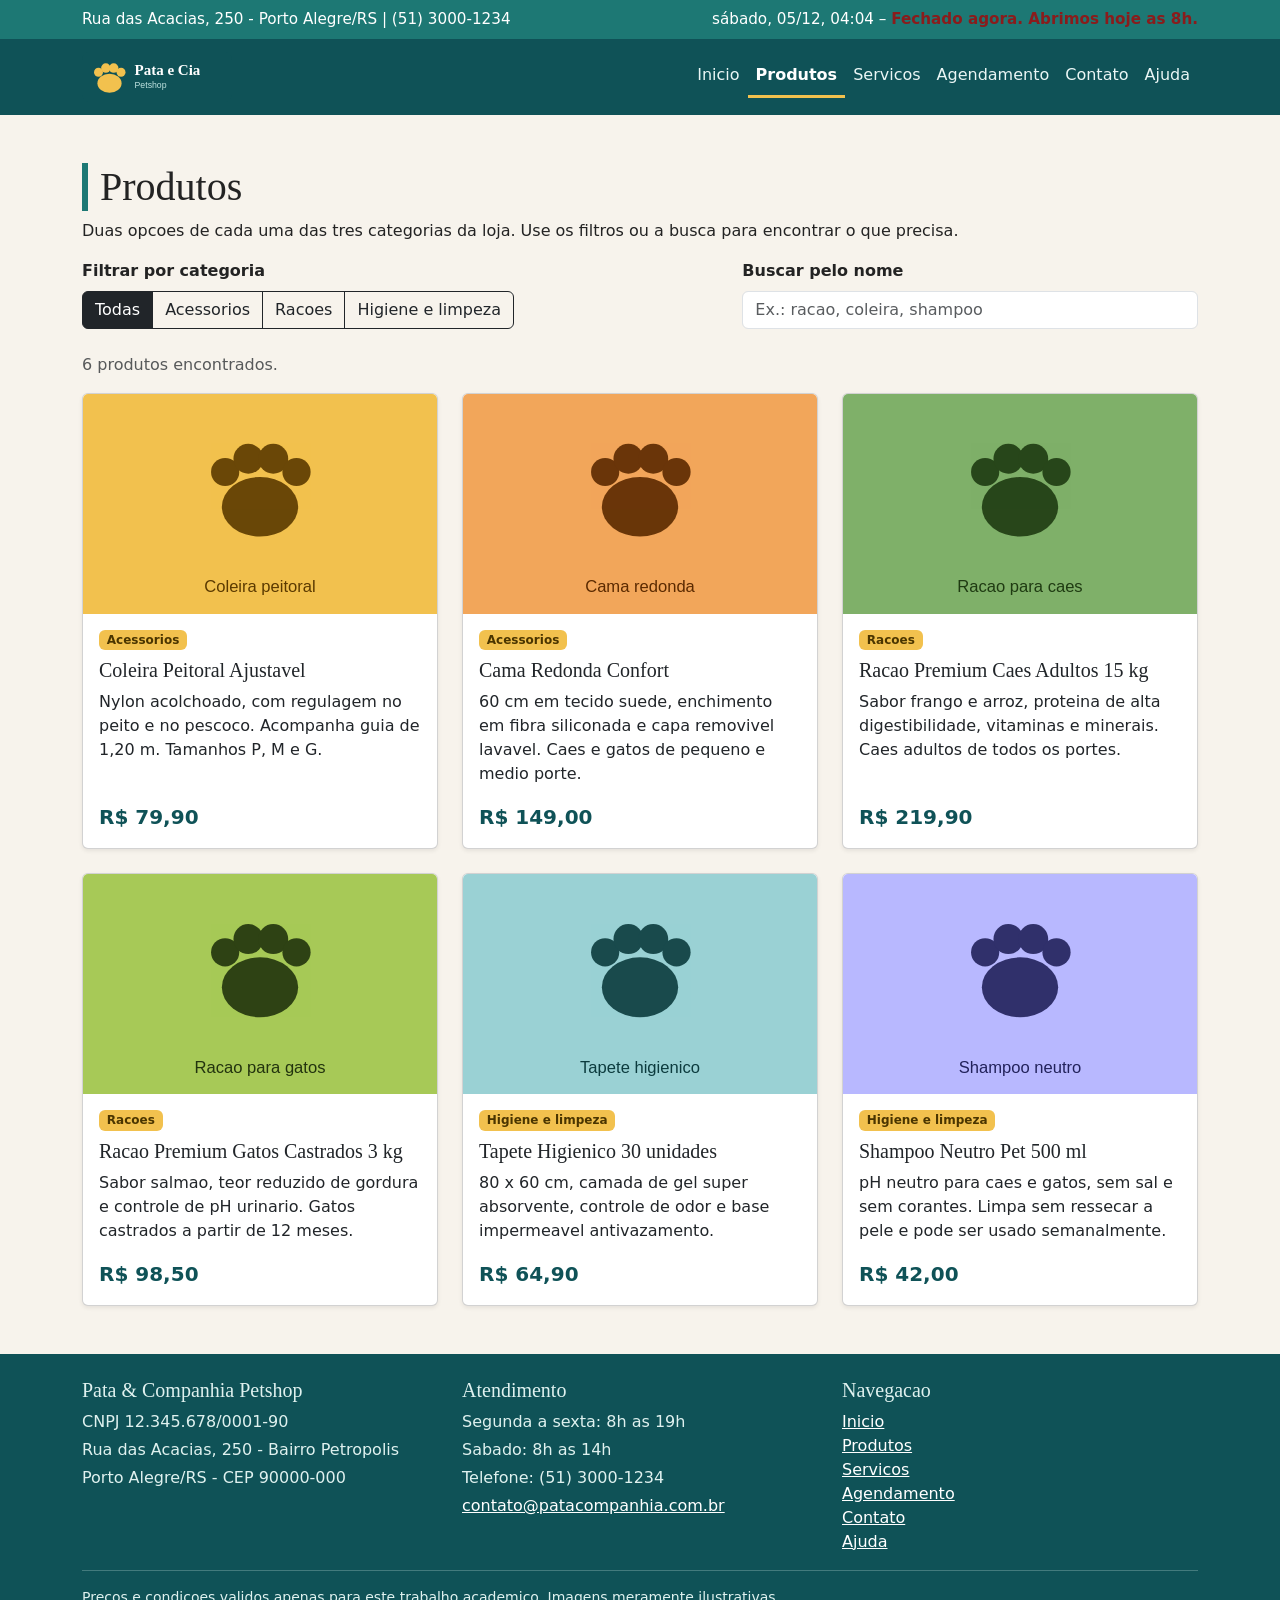
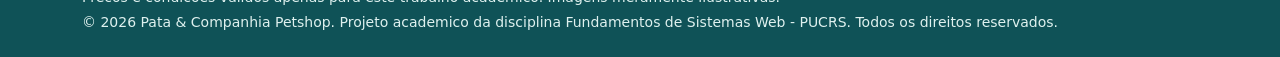
<file: produtos.html>
<!DOCTYPE html>
<html lang="pt-br">
<head>
  <meta charset="utf-8">
  <meta name="viewport" content="width=device-width, initial-scale=1">
  <title>Produtos | Pata &amp; Companhia Petshop</title>
  <meta name="description" content="Acessorios, racoes nao pereciveis e produtos de higiene e limpeza para caes e gatos.">
  <link rel="stylesheet" href="https://cdn.jsdelivr.net/npm/bootstrap@5.3.3/dist/css/bootstrap.min.css">
  <link rel="stylesheet" href="css/estilo.css?v=2">
</head>
<body>

<!-- Acessibilidade: atalho para quem navega por teclado ou leitor de tela. -->
<a class="pular-conteudo" href="#conteudo">Pular para o conteudo principal</a>

<!-- Barra superior: relogio e situacao da loja atualizados por JavaScript. -->
<div class="barra-info py-2">
  <div class="container d-flex flex-wrap justify-content-between gap-2">
    <span>Rua das Acacias, 250 - Porto Alegre/RS | (51) 3000-1234</span>
    <span>
      <span data-relogio>Carregando horario...</span>
      &ndash;
      <span data-status-loja aria-live="polite">Verificando o expediente...</span>
    </span>
  </div>
</div>

<header>
  <nav class="navbar navbar-expand-lg navbar-petshop" aria-label="Menu principal">
    <div class="container">
      <a class="navbar-brand d-flex align-items-center gap-2" href="index.html">
        <img src="imagens/logo.svg" width="150" height="50"
             alt="Logotipo do petshop Pata e Companhia: uma pegada de cachorro amarela ao lado do nome da loja">
      </a>
      <button class="navbar-toggler" type="button" data-bs-toggle="collapse" data-bs-target="#menu"
              aria-controls="menu" aria-expanded="false" aria-label="Abrir e fechar o menu de navegacao">
        <span class="navbar-toggler-icon"></span>
      </button>
      <div class="collapse navbar-collapse" id="menu">
        <ul class="navbar-nav ms-auto">
          <li class="nav-item"><a class="nav-link" data-nav href="index.html">Inicio</a></li>
          <li class="nav-item"><a class="nav-link" data-nav href="produtos.html">Produtos</a></li>
          <li class="nav-item"><a class="nav-link" data-nav href="servicos.html">Servicos</a></li>
          <li class="nav-item"><a class="nav-link" data-nav href="agendamento.html">Agendamento</a></li>
          <li class="nav-item"><a class="nav-link" data-nav href="contato.html">Contato</a></li>
          <li class="nav-item"><a class="nav-link" data-nav href="ajuda.html">Ajuda</a></li>
        </ul>
      </div>
    </div>
  </nav>
</header>

<main id="conteudo">
  <section class="container my-5">
    <h1 class="secao-titulo">Produtos</h1>
    <p>Duas opcoes de cada uma das tres categorias da loja. Use os filtros ou a busca para encontrar o que precisa.</p>

    <div class="row g-3 align-items-end mb-4">
      <div class="col-12 col-lg-7">
        <p class="mb-2 fw-semibold" id="rotulo-filtros">Filtrar por categoria</p>
        <div class="btn-group flex-wrap" role="group" aria-labelledby="rotulo-filtros">
          <button type="button" class="btn btn-outline-dark active" data-filtro="todas" aria-pressed="true">Todas</button>
          <button type="button" class="btn btn-outline-dark" data-filtro="acessorios" aria-pressed="false">Acessorios</button>
          <button type="button" class="btn btn-outline-dark" data-filtro="racoes" aria-pressed="false">Racoes</button>
          <button type="button" class="btn btn-outline-dark" data-filtro="higiene" aria-pressed="false">Higiene e limpeza</button>
        </div>
      </div>
      <div class="col-12 col-lg-5">
        <label class="form-label fw-semibold" for="busca-produto">Buscar pelo nome</label>
        <input type="search" class="form-control" id="busca-produto" placeholder="Ex.: racao, coleira, shampoo">
      </div>
    </div>

    <p class="text-muted" data-contador aria-live="polite">6 produtos encontrados.</p>

    <div class="row g-4">
        <div class="col-12 col-sm-6 col-lg-4" data-produto data-categoria="acessorios" data-nome="Coleira Peitoral Ajustavel">
          <article class="card card-produto h-100 shadow-sm">
            <img src="imagens/coleira.svg" class="card-img-top" alt="Coleira peitoral de nylon acolchoado, com regulagem no peito e no pescoco, sobre fundo amarelo">
            <div class="card-body d-flex flex-column">
              <span class="badge selo-categoria align-self-start mb-2">Acessorios</span>
              <h3 class="h5 card-title">Coleira Peitoral Ajustavel</h3>
              <p class="card-text flex-grow-1">Nylon acolchoado, com regulagem no peito e no pescoco. Acompanha guia de 1,20 m. Tamanhos P, M e G.</p>
              <p class="preco mb-0">R$ 79,90</p>
            </div>
          </article>
        </div>
        <div class="col-12 col-sm-6 col-lg-4" data-produto data-categoria="acessorios" data-nome="Cama Redonda Confort">
          <article class="card card-produto h-100 shadow-sm">
            <img src="imagens/cama-pet.svg" class="card-img-top" alt="Cama redonda acolchoada de 60 cm em tecido suede, sobre fundo laranja">
            <div class="card-body d-flex flex-column">
              <span class="badge selo-categoria align-self-start mb-2">Acessorios</span>
              <h3 class="h5 card-title">Cama Redonda Confort</h3>
              <p class="card-text flex-grow-1">60 cm em tecido suede, enchimento em fibra siliconada e capa removivel lavavel. Caes e gatos de pequeno e medio porte.</p>
              <p class="preco mb-0">R$ 149,00</p>
            </div>
          </article>
        </div>
        <div class="col-12 col-sm-6 col-lg-4" data-produto data-categoria="racoes" data-nome="Racao Premium Caes Adultos 15 kg">
          <article class="card card-produto h-100 shadow-sm">
            <img src="imagens/racao-caes.svg" class="card-img-top" alt="Pacote de racao seca premium para caes adultos, sabor frango e arroz, sobre fundo verde">
            <div class="card-body d-flex flex-column">
              <span class="badge selo-categoria align-self-start mb-2">Racoes</span>
              <h3 class="h5 card-title">Racao Premium Caes Adultos 15 kg</h3>
              <p class="card-text flex-grow-1">Sabor frango e arroz, proteina de alta digestibilidade, vitaminas e minerais. Caes adultos de todos os portes.</p>
              <p class="preco mb-0">R$ 219,90</p>
            </div>
          </article>
        </div>
        <div class="col-12 col-sm-6 col-lg-4" data-produto data-categoria="racoes" data-nome="Racao Premium Gatos Castrados 3 kg">
          <article class="card card-produto h-100 shadow-sm">
            <img src="imagens/racao-gatos.svg" class="card-img-top" alt="Pacote de racao seca premium para gatos castrados, sabor salmao, sobre fundo verde claro">
            <div class="card-body d-flex flex-column">
              <span class="badge selo-categoria align-self-start mb-2">Racoes</span>
              <h3 class="h5 card-title">Racao Premium Gatos Castrados 3 kg</h3>
              <p class="card-text flex-grow-1">Sabor salmao, teor reduzido de gordura e controle de pH urinario. Gatos castrados a partir de 12 meses.</p>
              <p class="preco mb-0">R$ 98,50</p>
            </div>
          </article>
        </div>
        <div class="col-12 col-sm-6 col-lg-4" data-produto data-categoria="higiene" data-nome="Tapete Higienico 30 unidades">
          <article class="card card-produto h-100 shadow-sm">
            <img src="imagens/tapete-higienico.svg" class="card-img-top" alt="Pacote com trinta tapetes higienicos de 80 por 60 centimetros, sobre fundo azul claro">
            <div class="card-body d-flex flex-column">
              <span class="badge selo-categoria align-self-start mb-2">Higiene e limpeza</span>
              <h3 class="h5 card-title">Tapete Higienico 30 unidades</h3>
              <p class="card-text flex-grow-1">80 x 60 cm, camada de gel super absorvente, controle de odor e base impermeavel antivazamento.</p>
              <p class="preco mb-0">R$ 64,90</p>
            </div>
          </article>
        </div>
        <div class="col-12 col-sm-6 col-lg-4" data-produto data-categoria="higiene" data-nome="Shampoo Neutro Pet 500 ml">
          <article class="card card-produto h-100 shadow-sm">
            <img src="imagens/shampoo.svg" class="card-img-top" alt="Frasco de 500 mililitros de shampoo neutro para caes e gatos, sobre fundo lilas">
            <div class="card-body d-flex flex-column">
              <span class="badge selo-categoria align-self-start mb-2">Higiene e limpeza</span>
              <h3 class="h5 card-title">Shampoo Neutro Pet 500 ml</h3>
              <p class="card-text flex-grow-1">pH neutro para caes e gatos, sem sal e sem corantes. Limpa sem ressecar a pele e pode ser usado semanalmente.</p>
              <p class="preco mb-0">R$ 42,00</p>
            </div>
          </article>
        </div>
    </div>

    <p class="alert alert-warning d-none mt-3" data-sem-resultado role="status">
      Nenhum produto corresponde ao filtro escolhido. Tente outra categoria ou limpe a busca.
    </p>
  </section>
</main>

<footer class="rodape mt-5 py-4">
  <div class="container">
    <div class="row g-4">
      <div class="col-md-4">
        <h2 class="h5">Pata &amp; Companhia Petshop</h2>
        <p class="mb-1">CNPJ 12.345.678/0001-90</p>
        <p class="mb-1">Rua das Acacias, 250 - Bairro Petropolis</p>
        <p class="mb-0">Porto Alegre/RS - CEP 90000-000</p>
      </div>
      <div class="col-md-4">
        <h2 class="h5">Atendimento</h2>
        <p class="mb-1">Segunda a sexta: 8h as 19h</p>
        <p class="mb-1">Sabado: 8h as 14h</p>
        <p class="mb-1">Telefone: (51) 3000-1234</p>
        <p class="mb-0"><a href="mailto:contato@patacompanhia.com.br">contato@patacompanhia.com.br</a></p>
      </div>
      <div class="col-md-4">
        <h2 class="h5">Navegacao</h2>
        <ul class="list-unstyled mb-0">
          <li><a href="index.html">Inicio</a></li>
          <li><a href="produtos.html">Produtos</a></li>
          <li><a href="servicos.html">Servicos</a></li>
          <li><a href="agendamento.html">Agendamento</a></li>
          <li><a href="contato.html">Contato</a></li>
          <li><a href="ajuda.html">Ajuda</a></li>
        </ul>
      </div>
    </div>
    <hr>
    <p class="mb-1 small">Precos e condicoes validos apenas para este trabalho academico. Imagens meramente ilustrativas.</p>
    <p class="mb-0 small">&copy; <span data-ano>2026</span> Pata &amp; Companhia Petshop. Projeto academico da disciplina Fundamentos de Sistemas Web - PUCRS. Todos os direitos reservados.</p>
  </div>
</footer>

<script src="https://cdn.jsdelivr.net/npm/bootstrap@5.3.3/dist/js/bootstrap.bundle.min.js"></script>
<script src="js/comum.js?v=2"></script>
<script src="js/produtos.js?v=2"></script>
</body>
</html>
</file>
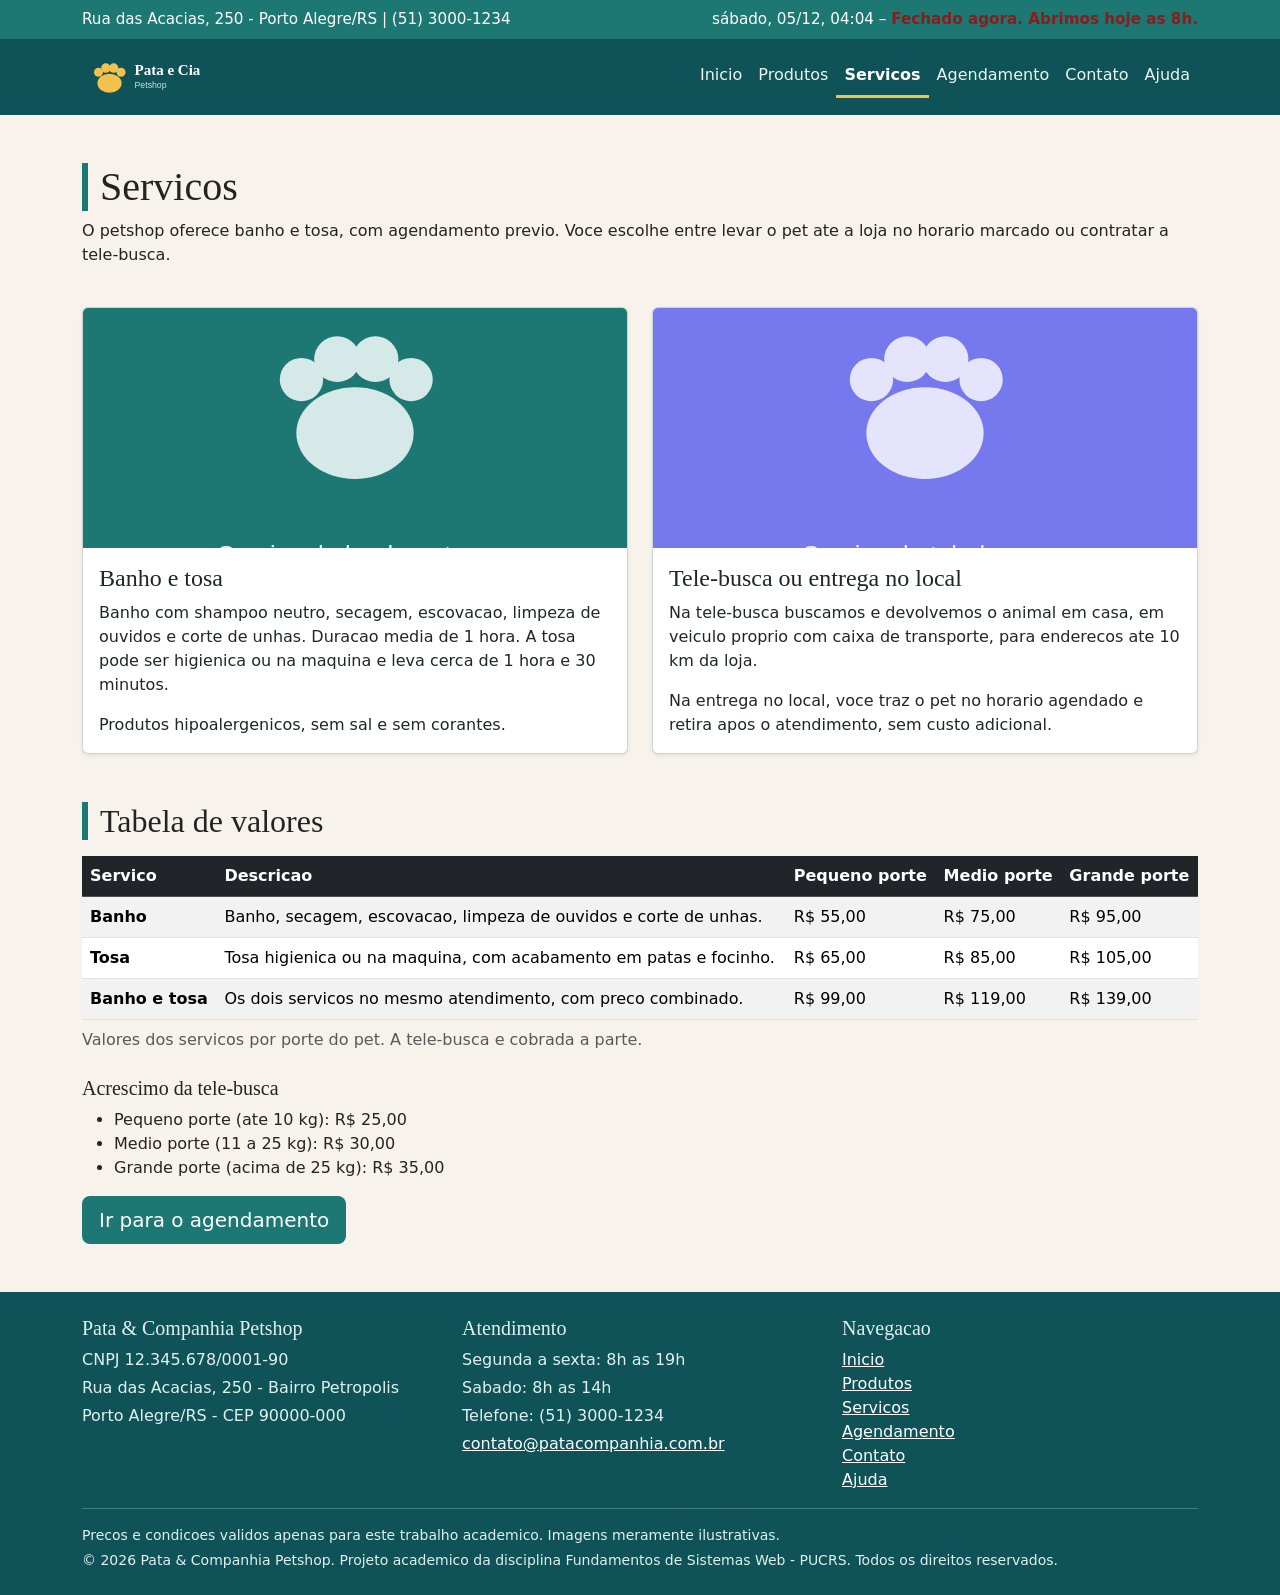
<file: servicos.html>
<!DOCTYPE html>
<html lang="pt-br">
<head>
  <meta charset="utf-8">
  <meta name="viewport" content="width=device-width, initial-scale=1">
  <title>Servicos | Pata &amp; Companhia Petshop</title>
  <meta name="description" content="Banho e tosa com tele-busca ou entrega do pet na loja, com tabela de valores por porte.">
  <link rel="stylesheet" href="https://cdn.jsdelivr.net/npm/bootstrap@5.3.3/dist/css/bootstrap.min.css">
  <link rel="stylesheet" href="css/estilo.css?v=2">
</head>
<body>

<!-- Acessibilidade: atalho para quem navega por teclado ou leitor de tela. -->
<a class="pular-conteudo" href="#conteudo">Pular para o conteudo principal</a>

<!-- Barra superior: relogio e situacao da loja atualizados por JavaScript. -->
<div class="barra-info py-2">
  <div class="container d-flex flex-wrap justify-content-between gap-2">
    <span>Rua das Acacias, 250 - Porto Alegre/RS | (51) 3000-1234</span>
    <span>
      <span data-relogio>Carregando horario...</span>
      &ndash;
      <span data-status-loja aria-live="polite">Verificando o expediente...</span>
    </span>
  </div>
</div>

<header>
  <nav class="navbar navbar-expand-lg navbar-petshop" aria-label="Menu principal">
    <div class="container">
      <a class="navbar-brand d-flex align-items-center gap-2" href="index.html">
        <img src="imagens/logo.svg" width="150" height="50"
             alt="Logotipo do petshop Pata e Companhia: uma pegada de cachorro amarela ao lado do nome da loja">
      </a>
      <button class="navbar-toggler" type="button" data-bs-toggle="collapse" data-bs-target="#menu"
              aria-controls="menu" aria-expanded="false" aria-label="Abrir e fechar o menu de navegacao">
        <span class="navbar-toggler-icon"></span>
      </button>
      <div class="collapse navbar-collapse" id="menu">
        <ul class="navbar-nav ms-auto">
          <li class="nav-item"><a class="nav-link" data-nav href="index.html">Inicio</a></li>
          <li class="nav-item"><a class="nav-link" data-nav href="produtos.html">Produtos</a></li>
          <li class="nav-item"><a class="nav-link" data-nav href="servicos.html">Servicos</a></li>
          <li class="nav-item"><a class="nav-link" data-nav href="agendamento.html">Agendamento</a></li>
          <li class="nav-item"><a class="nav-link" data-nav href="contato.html">Contato</a></li>
          <li class="nav-item"><a class="nav-link" data-nav href="ajuda.html">Ajuda</a></li>
        </ul>
      </div>
    </div>
  </nav>
</header>

<main id="conteudo">
  <section class="container my-5">
    <h1 class="secao-titulo">Servicos</h1>
    <p>
      O petshop oferece banho e tosa, com agendamento previo. Voce escolhe entre
      levar o pet ate a loja no horario marcado ou contratar a tele-busca.
    </p>

    <div class="row g-4 my-2">
      <div class="col-md-6">
        <article class="card h-100 shadow-sm">
          <img src="imagens/banho-tosa.svg" class="card-img-top" style="height: 240px; object-fit: cover;"
               alt="Ilustracao de um cao recebendo banho e tosa no petshop">
          <div class="card-body">
            <h2 class="h4">Banho e tosa</h2>
            <p>
              Banho com shampoo neutro, secagem, escovacao, limpeza de ouvidos e corte de
              unhas. Duracao media de 1 hora. A tosa pode ser higienica ou na maquina e
              leva cerca de 1 hora e 30 minutos.
            </p>
            <p class="mb-0">Produtos hipoalergenicos, sem sal e sem corantes.</p>
          </div>
        </article>
      </div>
      <div class="col-md-6">
        <article class="card h-100 shadow-sm">
          <img src="imagens/tele-busca.svg" class="card-img-top" style="height: 240px; object-fit: cover;"
               alt="Ilustracao do veiculo do petshop que faz a tele-busca do pet">
          <div class="card-body">
            <h2 class="h4">Tele-busca ou entrega no local</h2>
            <p>
              Na tele-busca buscamos e devolvemos o animal em casa, em veiculo proprio
              com caixa de transporte, para enderecos ate 10 km da loja.
            </p>
            <p class="mb-0">
              Na entrega no local, voce traz o pet no horario agendado e retira apos o
              atendimento, sem custo adicional.
            </p>
          </div>
        </article>
      </div>
    </div>

    <h2 class="secao-titulo mt-5 mb-3">Tabela de valores</h2>
    <div class="table-responsive">
      <table class="table table-striped align-middle">
        <caption>Valores dos servicos por porte do pet. A tele-busca e cobrada a parte.</caption>
        <thead class="table-dark">
          <tr>
            <th scope="col">Servico</th>
            <th scope="col">Descricao</th>
            <th scope="col">Pequeno porte</th>
            <th scope="col">Medio porte</th>
            <th scope="col">Grande porte</th>
          </tr>
        </thead>
        <tbody>
          <tr>
            <th scope="row">Banho</th>
            <td>Banho, secagem, escovacao, limpeza de ouvidos e corte de unhas.</td>
            <td>R$ 55,00</td>
            <td>R$ 75,00</td>
            <td>R$ 95,00</td>
          </tr>
          <tr>
            <th scope="row">Tosa</th>
            <td>Tosa higienica ou na maquina, com acabamento em patas e focinho.</td>
            <td>R$ 65,00</td>
            <td>R$ 85,00</td>
            <td>R$ 105,00</td>
          </tr>
          <tr>
            <th scope="row">Banho e tosa</th>
            <td>Os dois servicos no mesmo atendimento, com preco combinado.</td>
            <td>R$ 99,00</td>
            <td>R$ 119,00</td>
            <td>R$ 139,00</td>
          </tr>
        </tbody>
      </table>
    </div>

    <h3 class="h5">Acrescimo da tele-busca</h3>
    <ul>
      <li>Pequeno porte (ate 10 kg): R$ 25,00</li>
      <li>Medio porte (11 a 25 kg): R$ 30,00</li>
      <li>Grande porte (acima de 25 kg): R$ 35,00</li>
    </ul>

    <a class="btn btn-lg text-white" style="background-color: var(--verde);" href="agendamento.html">
      Ir para o agendamento
    </a>
  </section>
</main>

<footer class="rodape mt-5 py-4">
  <div class="container">
    <div class="row g-4">
      <div class="col-md-4">
        <h2 class="h5">Pata &amp; Companhia Petshop</h2>
        <p class="mb-1">CNPJ 12.345.678/0001-90</p>
        <p class="mb-1">Rua das Acacias, 250 - Bairro Petropolis</p>
        <p class="mb-0">Porto Alegre/RS - CEP 90000-000</p>
      </div>
      <div class="col-md-4">
        <h2 class="h5">Atendimento</h2>
        <p class="mb-1">Segunda a sexta: 8h as 19h</p>
        <p class="mb-1">Sabado: 8h as 14h</p>
        <p class="mb-1">Telefone: (51) 3000-1234</p>
        <p class="mb-0"><a href="mailto:contato@patacompanhia.com.br">contato@patacompanhia.com.br</a></p>
      </div>
      <div class="col-md-4">
        <h2 class="h5">Navegacao</h2>
        <ul class="list-unstyled mb-0">
          <li><a href="index.html">Inicio</a></li>
          <li><a href="produtos.html">Produtos</a></li>
          <li><a href="servicos.html">Servicos</a></li>
          <li><a href="agendamento.html">Agendamento</a></li>
          <li><a href="contato.html">Contato</a></li>
          <li><a href="ajuda.html">Ajuda</a></li>
        </ul>
      </div>
    </div>
    <hr>
    <p class="mb-1 small">Precos e condicoes validos apenas para este trabalho academico. Imagens meramente ilustrativas.</p>
    <p class="mb-0 small">&copy; <span data-ano>2026</span> Pata &amp; Companhia Petshop. Projeto academico da disciplina Fundamentos de Sistemas Web - PUCRS. Todos os direitos reservados.</p>
  </div>
</footer>

<script src="https://cdn.jsdelivr.net/npm/bootstrap@5.3.3/dist/js/bootstrap.bundle.min.js"></script>
<script src="js/comum.js?v=2"></script>

</body>
</html>
</file>
<file: css/estilo.css>
/* ==========================================================================
   Pata & Companhia Petshop - estilos da Fase 2
   Complementa o Bootstrap 5: paleta, tipografia e ajustes de acessibilidade.
   ========================================================================== */

:root {
  --verde-escuro: #0f5257;
  --verde: #1d7874;
  --areia: #f7f3ec;
  --amarelo: #f2c14e;
  --texto: #232323;
}

body {
  background-color: var(--areia);
  color: var(--texto);
  font-family: "Segoe UI", system-ui, -apple-system, Arial, sans-serif;
}

h1, h2, h3, h4, .fonte-titulo {
  font-family: Georgia, "Times New Roman", serif;
}

/* Link que leva direto ao conteudo, visivel apenas ao navegar por teclado.
   Ajuda quem usa leitor de tela a pular o menu repetido em todas as paginas. */
.pular-conteudo {
  position: absolute;
  left: -999px;
  top: 0;
  z-index: 1080;
  background: var(--verde-escuro);
  color: #fff;
  padding: 0.75rem 1.25rem;
}

.pular-conteudo:focus {
  left: 0;
}

/* Foco sempre visivel, inclusive sobre fundo escuro. */
a:focus-visible,
button:focus-visible,
input:focus-visible,
select:focus-visible,
textarea:focus-visible {
  outline: 3px solid var(--amarelo);
  outline-offset: 2px;
}

.navbar-petshop {
  background-color: var(--verde-escuro);
}

.navbar-petshop .nav-link {
  color: #eaf6f5;
}

.navbar-petshop .nav-link:hover,
.navbar-petshop .nav-link:focus {
  color: #fff;
  text-decoration: underline;
}

.navbar-petshop .nav-link.ativo {
  color: #fff;
  font-weight: 600;
  border-bottom: 3px solid var(--amarelo);
}

.barra-info {
  background-color: var(--verde);
  color: #fff;
  font-size: 0.95rem;
}

.carousel-item img {
  height: 380px;
  object-fit: cover;
}

/* Faixa atras da legenda para garantir contraste sobre a imagem. */
.carousel-caption {
  background: rgba(15, 82, 87, 0.78);
  border-radius: 0.5rem;
  padding: 1rem 1.25rem;
}

.card-produto img {
  height: 220px;
  object-fit: cover;
  background-color: #fff;
}

.card-produto .preco {
  font-size: 1.25rem;
  font-weight: 700;
  color: var(--verde-escuro);
}

.selo-categoria {
  background-color: var(--amarelo);
  color: #4a3500;
  font-weight: 600;
}

.secao-titulo {
  border-left: 6px solid var(--verde);
  padding-left: 0.75rem;
}

.rodape {
  background-color: var(--verde-escuro);
  color: #dff1ef;
}

.rodape a {
  color: #fff;
}

.status-aberto {
  color: #063;
  font-weight: 600;
}

.status-fechado {
  color: #8a1c1c;
  font-weight: 600;
}

@media (max-width: 575.98px) {
  .carousel-item img {
    height: 260px;
  }

  .carousel-caption {
    font-size: 0.85rem;
  }
}
</file>
